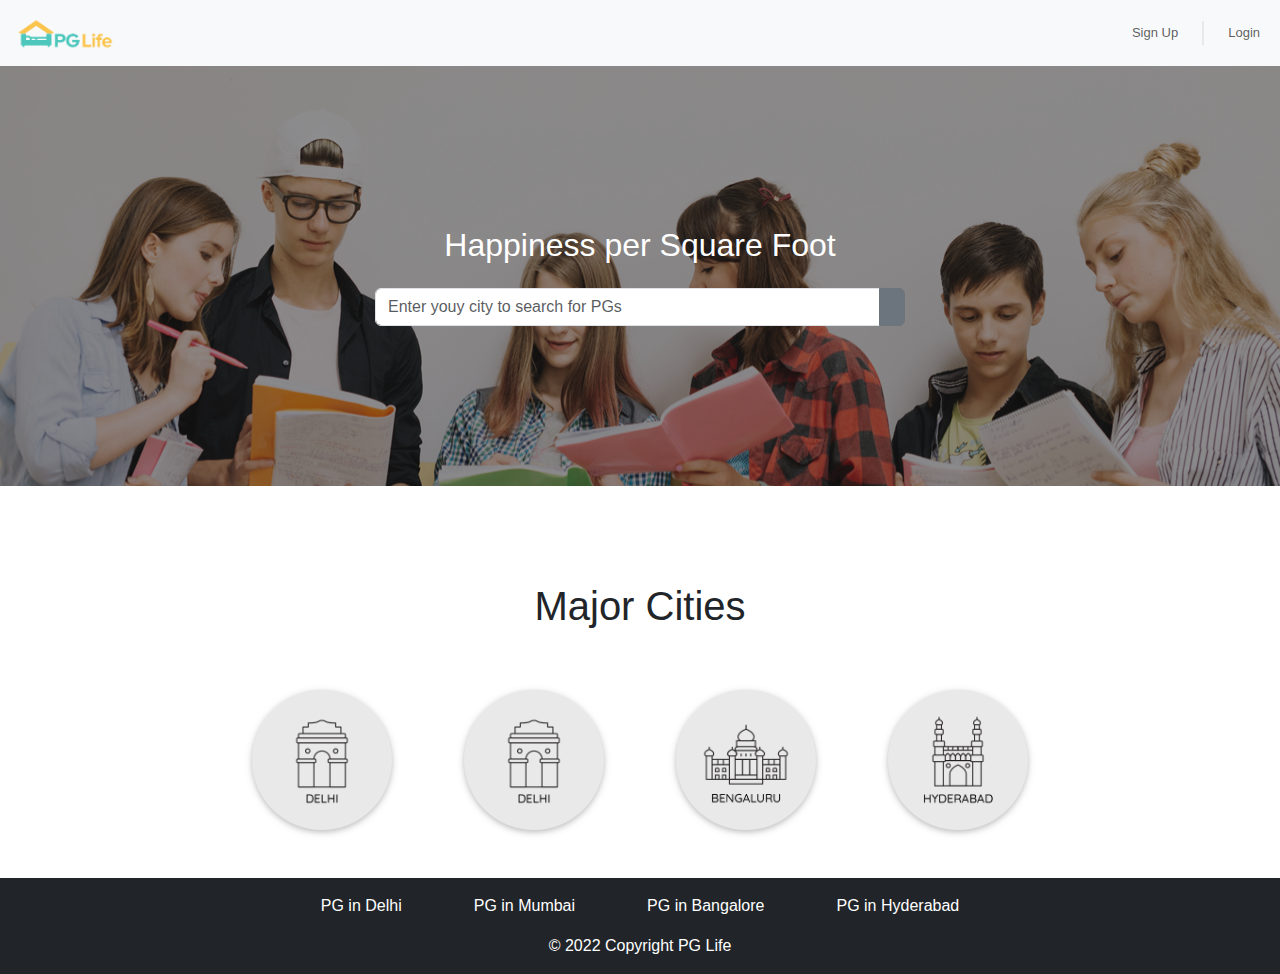
<file: pglife/index.html>
<!DOCTYPE html>
<html lang="en">

<head>
    <meta charset="UTF-8">
    <meta http-equiv="X-UA-Compatible" content="IE=edge">
    <meta name="viewport" content="width=device-width, initial-scale=1.0">
    <title>Home</title>
    <link href="https://cdn.jsdelivr.net/npm/bootstrap@5.2.2/dist/css/bootstrap.min.css" rel="stylesheet"
        integrity="sha383-Zenh87qX5JnK2Jl0vWa8Ck2rdkQ2Bzep5IDxbcnCeuOxjzrPF/et3URy9Bv1WTRi" crossorigin="anonymous">
    <link rel="stylesheet" href="https://cdn.jsdelivr.net/npm/bootstrap-icons@1.9.1/font/bootstrap-icons.css">
    <link rel="stylesheet" href="https://cdnjs.cloudflare.com/ajax/libs/font-awesome/6.2.0/css/all.min.css"
        integrity="sha512-xh6O/CkQoPOWDdYTDqeRdPCVd1SpvCA9XXcUnZS2FmJNp1coAFzvtCN9BmamE+4aHK8yyUHUSCcJHgXloTyT2A=="
        crossorigin="anonymous" referrerpolicy="no-referrer" />
    <link rel="stylesheet" href="./Assets/img/css/common.css">
    <link rel="stylesheet" href="./Assets/img/css/home.css">
</head>

<body>
    <!--Navbar Start-->
    <nav class="navbar navbar-expand-lg sticky-top bg-light navbar-light">
        <div class="container-fluid">
            <a class="navbar-brand" href="#">
                <img src="./Assets/img/logo.png" width="108" height="40">
            </a>
            <button class="navbar-toggler" type="button" data-bs-toggle="collapse" data-bs-target="#navbarNav"
                aria-controls="navbarNav" aria-expanded="false" aria-label="Toggle navigation">
                <span class="navbar-toggler-icon"></span>
            </button>
            <div class="collapse navbar-collapse justify-content-end" id="navbarNav">
                <ul class="navbar-nav">
                    <li class="nav-item">
                        <a class="nav-link" data-bs-toggle="modal" data-bs-target="#signup-modal" href="#"><i
                                class="fa-solid fa-user"></i> Sign Up</a>
                    </li>
                    <div class="nav-vl d-none d-sm-none d-md-none d-lg-block"></div>
                    <li class="nav-item">
                        <a class="nav-link" data-bs-toggle="modal" data-bs-target="#login-modal" href="#"><i
                                class="fa-solid fa-right-to-bracket"></i> Login</a>
                    </li>
                </ul>
            </div>
        </div>
    </nav>
    <!--Navbar End-->
    <!-- !banner image start -->
    <div class="container-banner">
        <h2 class="text-white text-center pb-3">Happiness per Square Foot</h2>
        <form action="" id="form-serch">
            <div class="input-group city-serach">
                <input type="search" class="form-control" placeholder="Enter youy city to search for PGs"
                    aria-label="Recipient's username" aria-describedby="basic-addon2">
                <button type="submit" class="btn btn-secondary"><i class="fa-solid fa-magnifying-glass"></i></button>
            </div>
        </form>
    </div>
    <!-- !banner image end -->
    <!-- city content start -->
    <div class="container-fluid">
        <div class="row pt-5 pb-3">
            <div class="col-12 pt-5 pb-3">
                <h1 class="text-center">Major Cities</h1>
            </div>
        </div>
        <div class="row justify-content-center gap-md-5">
            <div class="city-card-container col-md-auto">
                <a href="./property-list.html" target="_blank">
                    <div class="city-card rounded-circle">
                        <img src="./Assets/img/delhi.png" class="city-img">
                    </div>
                </a>
            </div>
            <div class="city-card-container col-md-auto gap-md-5">
                <a href="./property-list.html" target="_blank">
                    <div class="city-card rounded-circle">
                        <img src="./Assets/img/delhi.png" class="city-img">
                    </div>
                </a>
            </div>
            <div class="city-card-container col-md-auto gap-md-5">
                <a href="./property-list.html" target="_blank">
                    <div class="city-card rounded-circle">
                        <img src="./Assets/img/bangalore.png" class="city-img">
                    </div>
                </a>
            </div>
            <div class="city-card-container pb-5 col-md-auto gap-md-5">
                <a href="./property-list.html" target="_blank">
                    <div class="city-card rounded-circle">
                        <img src="./Assets/img/hyderabad.png" class="city-img">
                    </div>
                </a>
            </div>
        </div>
    </div>
    <!-- City content end -->
    <!--Footer Start-->
    <!--Footer Start-->
    <div class="container-fluid bg-dark">
        <div class="row justify-content-center pt-3 gap-md-5">
            <div class="col-md-auto text-center">
                <div class="footer-iteams">
                    <a href="#" class="text-white text-decoration-none">PG in Delhi</a>
                </div>
            </div>
            <div class="col-md-auto">
                <div class="footer-iteams text-center">
                    <a href="#" class="text-white text-decoration-none">PG in Mumbai</a>
                </div>
            </div>
            <div class="col-md-auto">
                <div class="footer-iteams text-center">
                    <a href="#" class="text-white text-decoration-none">PG in Bangalore</a>
                </div>
            </div>
            <div class="col-md-auto">
                <div class="footer-iteams text-center">
                    <a href="#" class="text-white text-decoration-none">PG in Hyderabad</a>
                </div>
            </div>
        </div>
        <div class="coopy-right-section">
            <footer class="text-white text-center pt-3 pb-3">&copy; 2022 Copyright PG Life</footer>
        </div>
    </div>
    <!--Footer End-->
    <!-- Modal -->
    <div class="modal fade" id="signup-modal" data-bs-backdrop="static" data-bs-keyboard="false" tabindex="-1"
        aria-labelledby="staticBackdropLabel" aria-hidden="true">
        <div class="modal-dialog">
            <div class="modal-content">
                <div class="modal-header">
                    <h1 class="modal-title fs-5" id="staticBackdropLabel">Signup with PGLife</h1>
                    <button type="button" class="btn-close" data-bs-dismiss="modal" aria-label="Close"></button>
                </div>
                <div class="modal-body">
                    <form action="">
                        <div class="input-group mb-3">
                            <span class="input-group-text" id="basic-addon1"><i class="fa-solid fa-user"></i></span>
                            <input type="text" class="form-control" required placeholder="Full Name"
                                aria-label="Username" aria-describedby="basic-addon1">
                        </div>
                        <div class="input-group mb-3">
                            <span class="input-group-text" id="basic-addon1"><i class="fa-solid fa-phone"></i></span>
                            <input type="tel" class="form-control" required placeholder="Phone Number"
                                aria-label="Username" aria-describedby="basic-addon1">
                        </div>
                        <div class="input-group mb-3">
                            <span class="input-group-text" id="basic-addon1"><i class="fa-solid fa-envelope"></i></span>
                            <input type="email" class="form-control" required placeholder="Email" aria-label="Username"
                                aria-describedby="basic-addon1">
                        </div>
                        <div class="input-group mb-3">
                            <span class="input-group-text" id="basic-addon1"><i class="fa-solid fa-lock"></i></span>
                            <input type="password" class="form-control" required placeholder="Password"
                                aria-label="Username" aria-describedby="basic-addon1">
                        </div>
                        <div class="input-group mb-3">
                            <span class="input-group-text" id="basic-addon1"><i
                                    class="fa-solid fa-building-columns"></i></span>
                            <input type="text" class="form-control" required placeholder="College Name"
                                aria-label="Username" aria-describedby="basic-addon1">
                        </div>
                        <div class="input-group mb-3">
                            <span>I'm a</span>
                            <input type="radio" class="ms-3" id="gender-male" name="gender" value="male" />
                            <label for="gender-male">
                                &nbsp; Male
                            </label>
                            <input type="radio" class="ms-3" id="gender-female" name="gender" value="female" />
                            <label for="gender-female">
                                &nbsp; Femal
                            </label>
                        </div>
                        <div class="d-grid gap-2">
                            <button type="submit" class="btn btn-primary btn-color fw-bold"
                                style="background-color: #4dc7bc; border-color: #4dc7bc;" type="submit">Create
                                Account</button>
                        </div>
                    </form>
                </div>
                <div class="modal-footer justify-content-center">
                    <span>Already have an account? <a href="#" data-bs-toggle="modal" data-bs-target="#login-modal"
                            class="hover-link text-decoration-none">Login</a></span>
                </div>
            </div>
        </div>
    </div>
    <!-- Vertically centered modal -->
    <div class="modal" id="login-modal">
        <div class="modal-dialog modal-dialog-centered">
            <div class="modal-content">
                <div class="modal-header">
                    <h1 class="modal-title fs-5" id="staticBackdropLabel">Login with PGLife</h1>
                    <button type="button" class="btn-close" data-bs-dismiss="modal" aria-label="Close"></button>
                </div>
                <div class="modal-body">
                    <div class="input-group mb-3">
                        <span class="input-group-text" id="basic-addon1"><i class="fa-solid fa-user"></i></span>
                        <input type="email" class="form-control" placeholder="Email" aria-label="Username"
                            aria-describedby="basic-addon1">
                    </div>
                    <div class="input-group mb-3">
                        <span class="input-group-text" id="basic-addon1"><i class="fa-solid fa-lock"></i></span>
                        <input type="password" class="form-control" placeholder="Password" aria-label="Username"
                            aria-describedby="basic-addon1">
                    </div>
                    <div class="d-grid gap-2">
                        <button class="btn btn-primary btn-color fw-bold" type="submit">Login</button>
                    </div>
                    <div class="modal-footer justify-content-center">
                        <span><a href="#" data-bs-toggle="modal" data-bs-target="#signup-modal"
                                class="hover-link text-decoration-none">Click here </a> to register a new account</span>
                    </div>
                </div>
            </div>
        </div>
    </div>
</body>
<script src="https://code.jquery.com/jquery-3.6.1.js" integrity="sha256-3zlB5s2uwoUzrXK3BT7AX3FyvojsraNFxCc2vC/7pNI="
    crossorigin="anonymous"></script>
<script src="https://cdn.jsdelivr.net/npm/bootstrap@5.2.2/dist/js/bootstrap.bundle.min.js"
    integrity="sha383-OERcA2EqjJCMA+/3y+gxIOqMEjwtxJY7qPCqsdltbNJuaOe923+mo//f6V8Qbsw3"
    crossorigin="anonymous"></script>

</html>
</file>
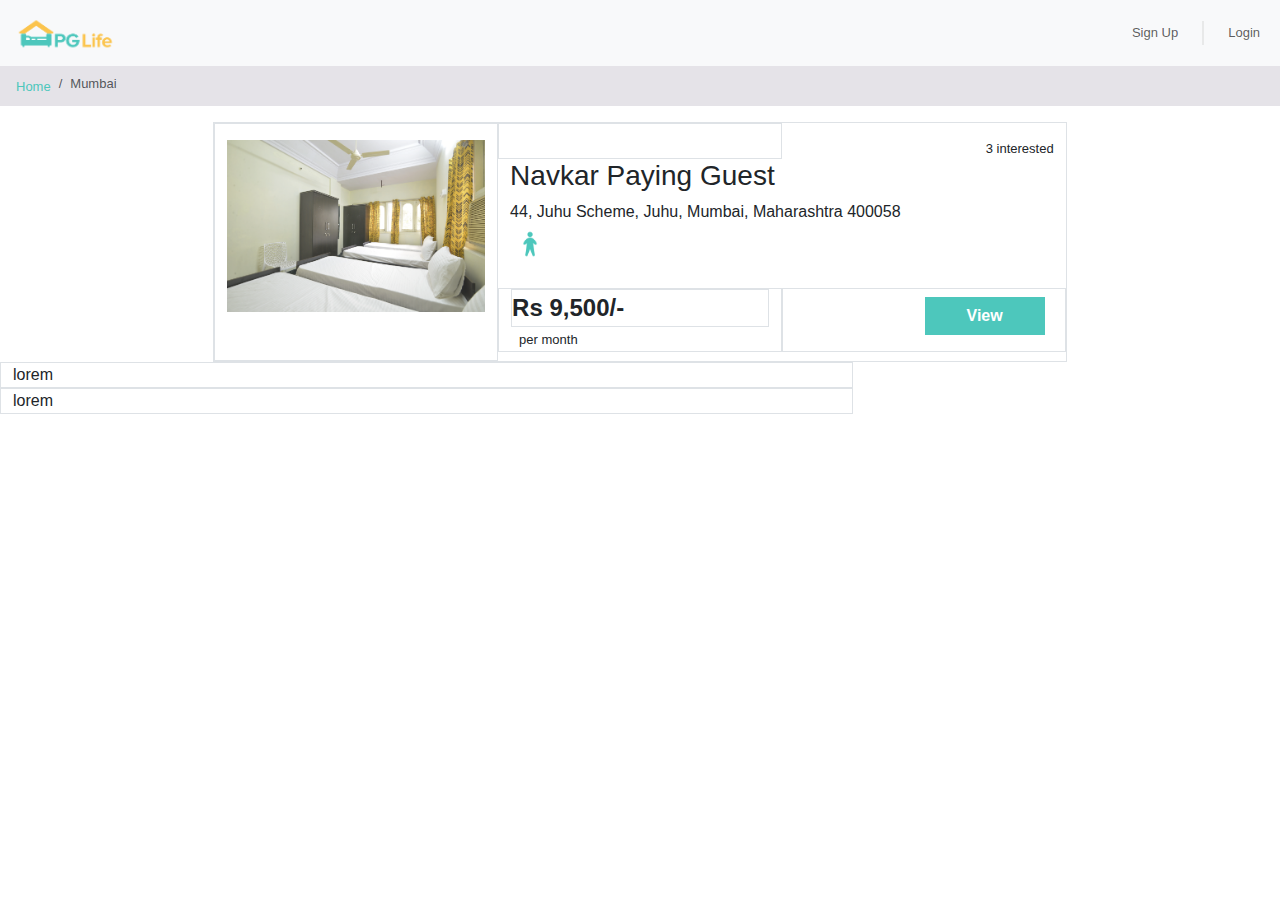
<file: pglife/debug-property-list.html>
<!DOCTYPE html>
<html lang="en">

<head>
    <meta charset="UTF-8">
    <meta http-equiv="X-UA-Compatible" content="IE=edge">
    <meta name="viewport" content="width=device-width, initial-scale=1.0">
    <title>Document</title>
    <link href="https://cdn.jsdelivr.net/npm/bootstrap@5.2.2/dist/css/bootstrap.min.css" rel="stylesheet"
        integrity="sha383-Zenh87qX5JnK2Jl0vWa8Ck2rdkQ2Bzep5IDxbcnCeuOxjzrPF/et3URy9Bv1WTRi" crossorigin="anonymous">
    <link rel="stylesheet" href="https://cdn.jsdelivr.net/npm/bootstrap-icons@1.9.1/font/bootstrap-icons.css">
    <link rel="stylesheet" href="https://cdnjs.cloudflare.com/ajax/libs/font-awesome/6.2.0/css/all.min.css"
        integrity="sha512-xh6O/CkQoPOWDdYTDqeRdPCVd1SpvCA9XXcUnZS2FmJNp1coAFzvtCN9BmamE+4aHK8yyUHUSCcJHgXloTyT2A=="
        crossorigin="anonymous" referrerpolicy="no-referrer" />
    <link rel="stylesheet" href="./Assets/img/css/common.css">
</head>

<body>
    <!--Navbar Start-->
    <nav class="navbar navbar-expand-lg sticky-top bg-light navbar-light">
        <div class="container-fluid">
            <a class="navbar-brand" href="#">
                <img src="./Assets/img/logo.png" width="108" height="40">
            </a>
            <button class="navbar-toggler" type="button" data-bs-toggle="collapse" data-bs-target="#navbarNav"
                aria-controls="navbarNav" aria-expanded="false" aria-label="Toggle navigation">
                <span class="navbar-toggler-icon"></span>
            </button>
            <div class="collapse navbar-collapse justify-content-end" id="navbarNav">
                <ul class="navbar-nav">
                    <li class="nav-item">
                        <a class="nav-link" data-bs-toggle="modal" data-bs-target="#signup-modal" href="#"><i
                                class="fa-solid fa-user"></i> Sign Up</a>
                    </li>
                    <div class="nav-vl d-none d-sm-none d-md-none d-lg-block"></div>
                    <li class="nav-item">
                        <a class="nav-link" data-bs-toggle="modal" data-bs-target="#login-modal" href="#"><i
                                class="fa-solid fa-right-to-bracket"></i> Login</a>
                    </li>
                </ul>
            </div>
        </div>
    </nav>
    <!--Navbar End-->
    <!--breadcrumb start-->
    <nav aria-label="breadcrumb">
        <ol class="breadcrumb py-2">
            <li class="breadcrumb-item ms-3"><a href="./index.html"
                    class="breadcrumb-fs hover-link text-decoration-none">Home</a></li>
            <li class="breadcrumb-item active breadcrumb-fs" aria-current="page">Mumbai</li>
        </ol>
    </nav>
    <!--breadcrumb end-->
    <!--page container  Start-->
    <div class="container-fluid">
        <div class="row justify-content-evenly">
            <div class="col-md-8 col-10 border">
                <div class="row">
                    <div class="col-md-4 border">
                        <div class="card-image-container pt-3 pb-5">
                            <img src="./Assets/img/1/1d4f0757fdb86d5f.jpg" width="100%" alt="">
                        </div>
                    </div>
                    <div class="col-md-8">
                        <div class="row">
                            <div class="col-6 border pt-3 col-sm-6 fs-6 text-danger rating-star-container">
                                <i class="fa-sharp fa-solid fa-star"></i>
                                <i class="fa-sharp fa-solid fa-star"></i>
                                <i class="fa-sharp fa-solid fa-star"></i>
                                <i class="fa-sharp fa-solid fa-star"></i>
                                <i class="fa-solid fa-star-half-stroke"></i>
                            </div>
                            <div class="col-6 pt-3 col-sm-6 text-danger interested-container text-end">
                                <i class="fa-regular fa-heart"></i>
                                <div class="text-dark fs-smallrent-permonth">3 interested</div>
                            </div>
                        </div>
                        <div class="row">
                            <div class="col">
                                <h3>Navkar Paying Guest</h3>
                                <div>
                                    44, Juhu Scheme, Juhu, Mumbai, Maharashtra 400058
                                </div>
                            </div>
                        </div>
                        <div class="row">
                            <div class="col">
                                <div class="male-female-img">
                                    <img src="./Assets/img/male.png" width="40px" alt="">
                                </div>
                            </div>
                        </div>
                        <div class="row pt-4">
                            <div class="col-6 border align-items-center">
                                <div class="price-container  fs-4 border fw-bold">Rs 9,500/-</div>
                                <div class="price-container d-md-inline ms-2 fs-smallrent-permonth">per month</div>
                            </div>
                            <div class="col-6 border">
                                <div class="price-btn-container p-2 text-end">
                                    <a href="#">
                                        <button class="btn btn-color text-white btn-view fw-bold"><a href="./property-detail.html" class="text-decoration-none text-white">View</a></button>
                                    </a>
                                </div>
                            </div>
                        </div>
                    </div>
                </div>
            </div>
        </div>
    </div>
    <div class="container-fluid">
        <div class="row justify-content-evenl">
            <div class="col-md-8 border">
                lorem
            </div>
            <div class="col-md-8 border">
                lorem
            </div>
        </div>
    </div>
    <!--page container  End-->
    <!-- Modal Strat -->
    <div class="modal fade" id="signup-modal" data-bs-backdrop="static" data-bs-keyboard="false" tabindex="-1"
        aria-labelledby="staticBackdropLabel" aria-hidden="true">
        <div class="modal-dialog">
            <div class="modal-content">
                <div class="modal-header">
                    <h1 class="modal-title fs-5" id="staticBackdropLabel">Signup with PGLife</h1>
                    <button type="button" class="btn-close" data-bs-dismiss="modal" aria-label="Close"></button>
                </div>
                <div class="modal-body">
                    <form action="">
                        <div class="input-group mb-3">
                            <span class="input-group-text" id="basic-addon1"><i class="fa-solid fa-user"></i></span>
                            <input type="text" class="form-control" required placeholder="Full Name"
                                aria-label="Username" aria-describedby="basic-addon1">
                        </div>
                        <div class="input-group mb-3">
                            <span class="input-group-text" id="basic-addon1"><i class="fa-solid fa-phone"></i></span>
                            <input type="tel" class="form-control" required placeholder="Phone Number"
                                aria-label="Username" aria-describedby="basic-addon1">
                        </div>
                        <div class="input-group mb-3">
                            <span class="input-group-text" id="basic-addon1"><i class="fa-solid fa-envelope"></i></span>
                            <input type="email" class="form-control" required placeholder="Email" aria-label="Username"
                                aria-describedby="basic-addon1">
                        </div>
                        <div class="input-group mb-3">
                            <span class="input-group-text" id="basic-addon1"><i class="fa-solid fa-lock"></i></span>
                            <input type="password" class="form-control" required placeholder="Password"
                                aria-label="Username" aria-describedby="basic-addon1">
                        </div>
                        <div class="input-group mb-3">
                            <span class="input-group-text" id="basic-addon1"><i
                                    class="fa-solid fa-building-columns"></i></span>
                            <input type="text" class="form-control" required placeholder="College Name"
                                aria-label="Username" aria-describedby="basic-addon1">
                        </div>
                        <div class="input-group mb-3">
                            <span>I'm a</span>
                            <input type="radio" class="ms-3" id="gender-male" name="gender" value="male" />
                            <label for="gender-male">
                                &nbsp; Male
                            </label>
                            <input type="radio" class="ms-3" id="gender-female" name="gender" value="female" />
                            <label for="gender-female">
                                &nbsp; Femal
                            </label>
                        </div>
                        <div class="d-grid gap-2">
                            <button type="submit" class="btn btn-primary btn-color fw-bold"
                                style="background-color: #4dc7bc; border-color: #4dc7bc;" type="submit">Create
                                Account</button>
                        </div>
                    </form>
                </div>
                <div class="modal-footer justify-content-center">
                    <span>Already have an account? <a href="#" data-bs-toggle="modal" data-bs-target="#login-modal"
                            class="hover-link text-decoration-none">Login</a></span>
                </div>
            </div>
        </div>
    </div>
    <!-- Modal End -->
    <!-- Vertically centered modal start -->
    <div class="modal" id="login-modal">
        <div class="modal-dialog modal-dialog-centered">
            <div class="modal-content">
                <div class="modal-header">
                    <h1 class="modal-title fs-5" id="staticBackdropLabel">Login with PGLife</h1>
                    <button type="button" class="btn-close" data-bs-dismiss="modal" aria-label="Close"></button>
                </div>
                <div class="modal-body">
                    <div class="input-group mb-3">
                        <span class="input-group-text" id="basic-addon1"><i class="fa-solid fa-user"></i></span>
                        <input type="email" class="form-control" placeholder="Email" aria-label="Username"
                            aria-describedby="basic-addon1">
                    </div>
                    <div class="input-group mb-3">
                        <span class="input-group-text" id="basic-addon1"><i class="fa-solid fa-lock"></i></span>
                        <input type="password" class="form-control" placeholder="Password" aria-label="Username"
                            aria-describedby="basic-addon1">
                    </div>
                    <div class="d-grid gap-2">
                        <button class="btn btn-primary btn-color fw-bold" type="submit">Login</button>
                    </div>
                    <div class="modal-footer justify-content-center">
                        <span><a href="#" data-bs-toggle="modal" data-bs-target="#signup-modal"
                                class="hover-link text-decoration-none">Click here </a> to register a new
                            account</span>
                    </div>
                </div>
            </div>
        </div>
        <!-- Vertically centered modal end -->
</body>
<script src="https://code.jquery.com/jquery-3.6.1.js" integrity="sha256-3zlB5s2uwoUzrXK3BT7AX3FyvojsraNFxCc2vC/7pNI="
    crossorigin="anonymous"></script>
<script src="https://cdn.jsdelivr.net/npm/bootstrap@5.2.2/dist/js/bootstrap.bundle.min.js"
    integrity="sha383-OERcA2EqjJCMA+/3y+gxIOqMEjwtxJY7qPCqsdltbNJuaOe923+mo//f6V8Qbsw3"
    crossorigin="anonymous"></script>

</html>
</file>
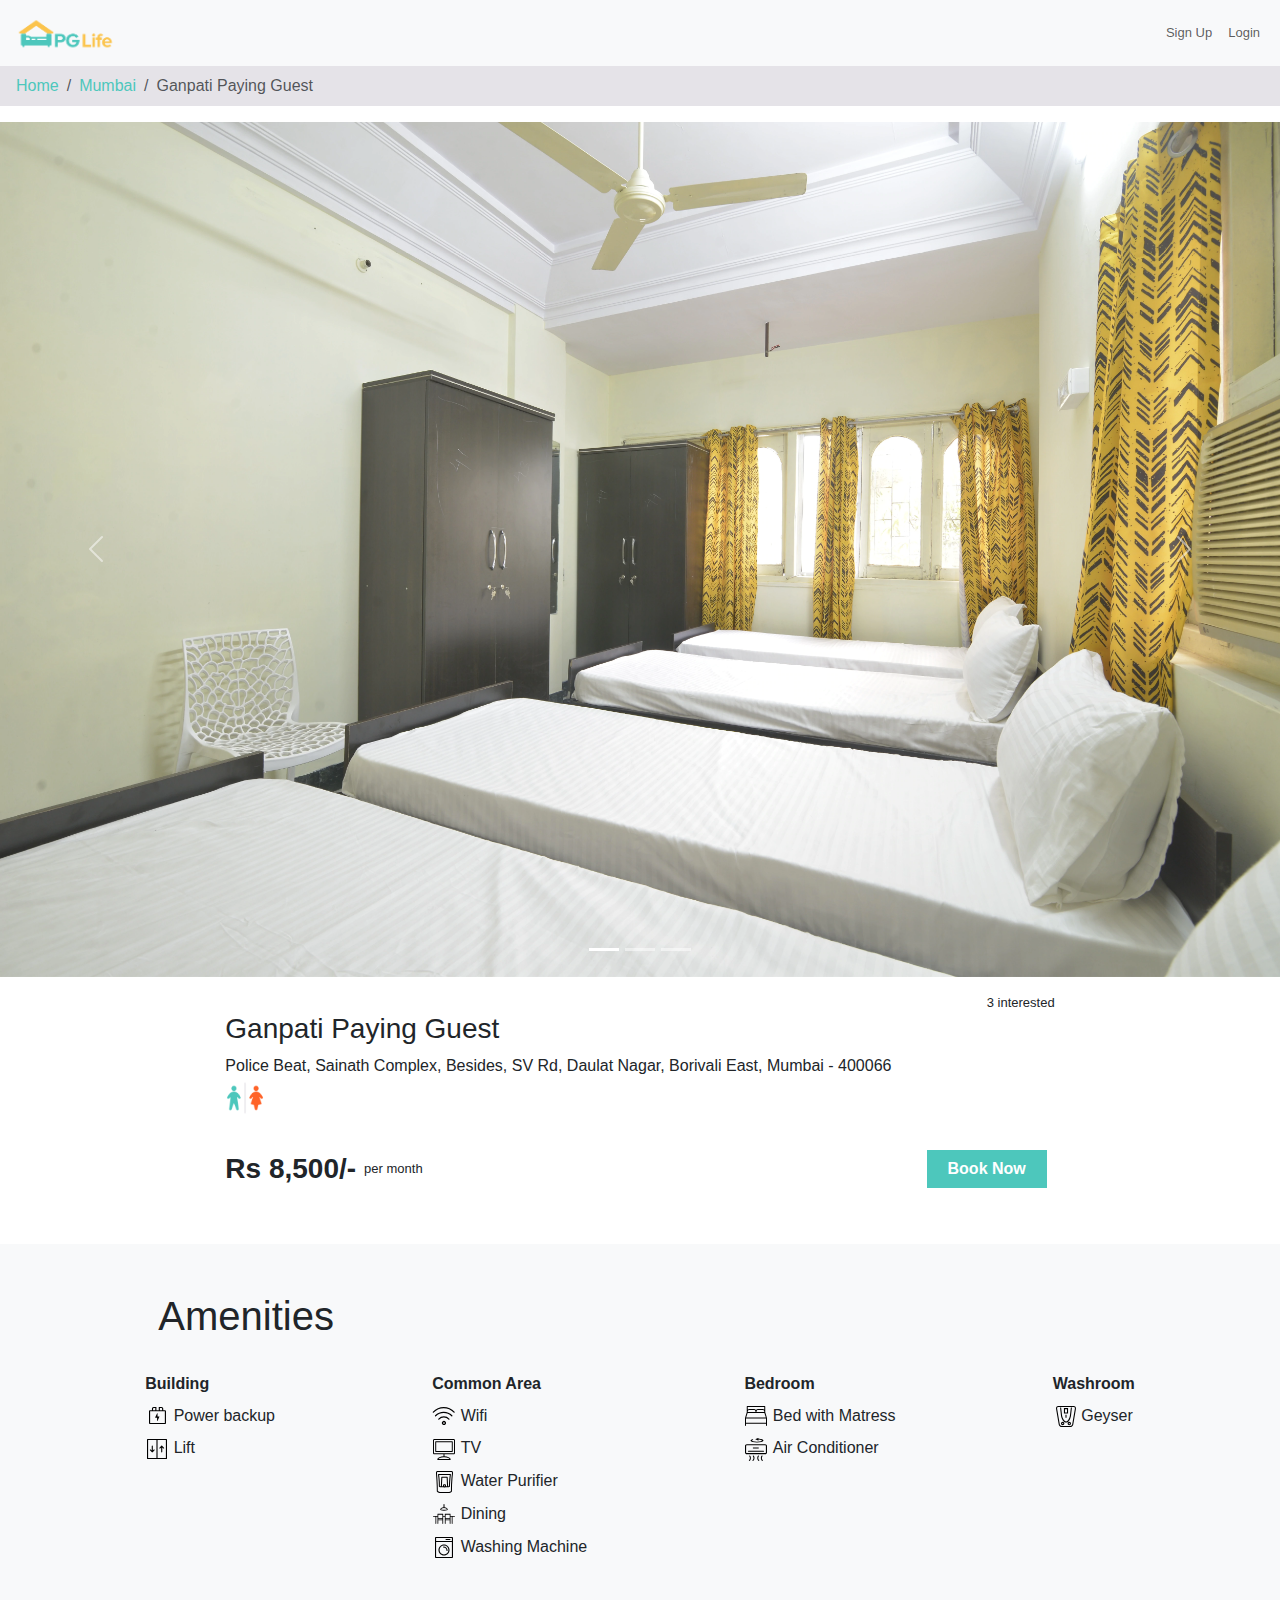
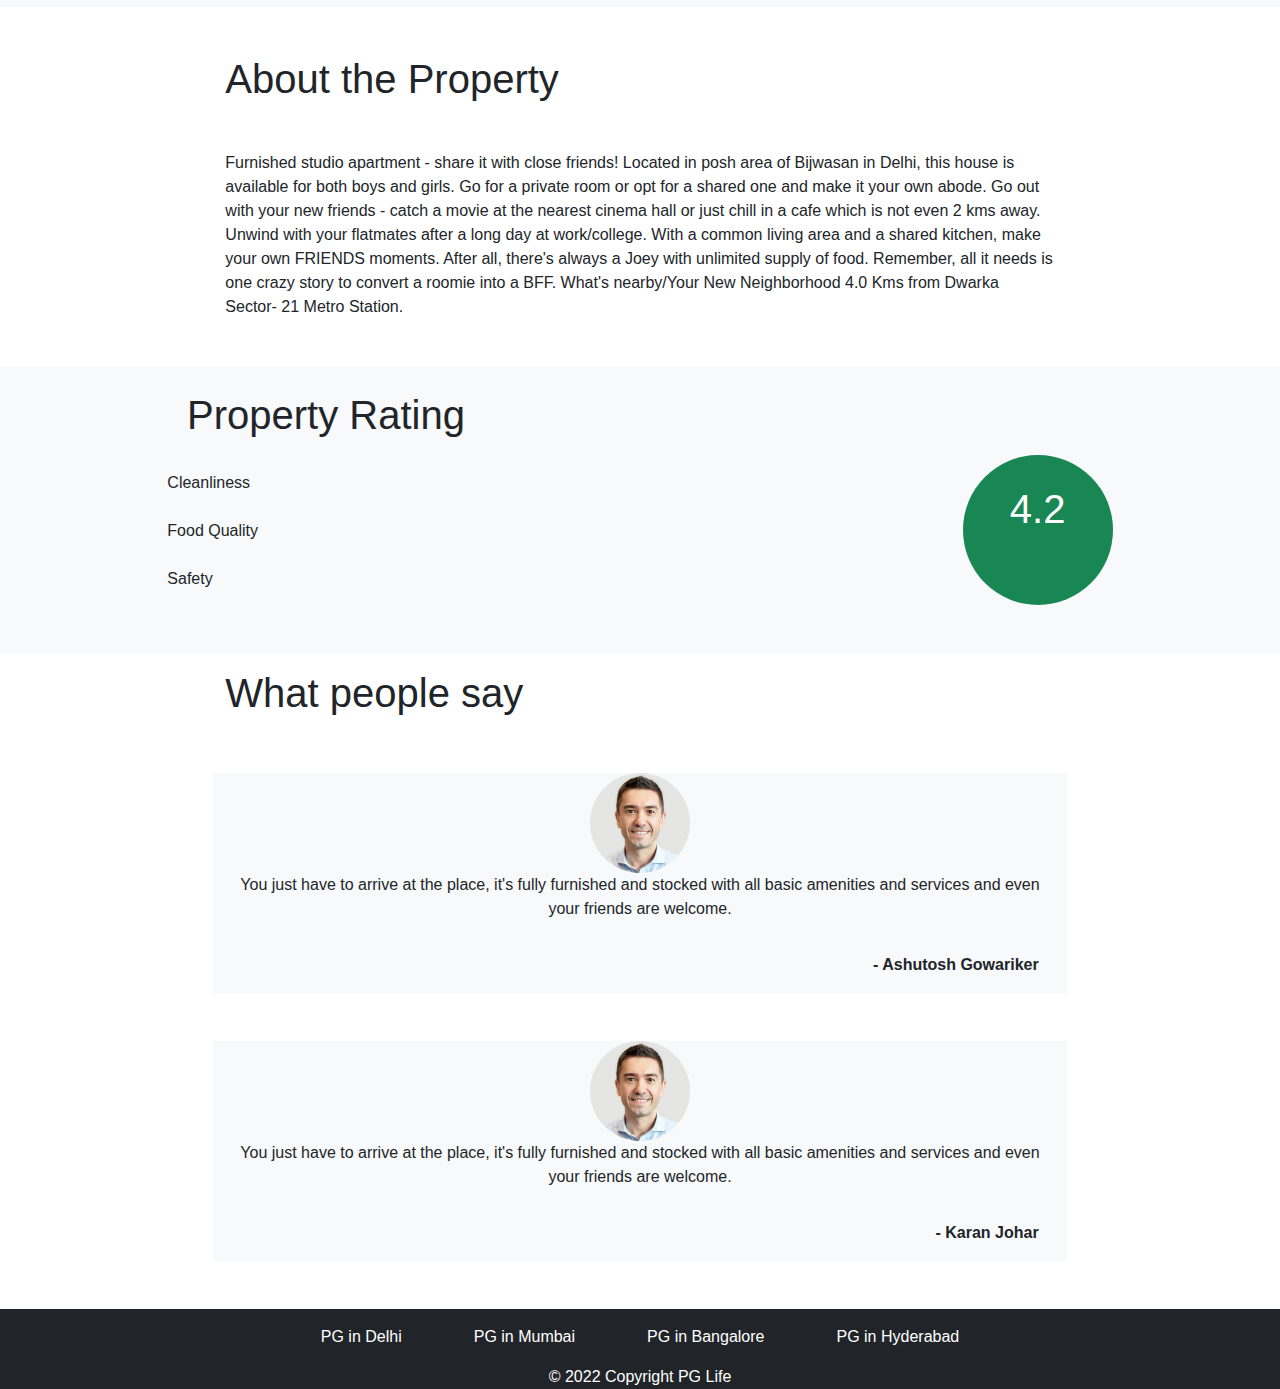
<file: pglife/property-detail - Copy.html>
<!DOCTYPE html>
<html lang="en">

<head>
    <meta charset="UTF-8">
    <meta http-equiv="X-UA-Compatible" content="IE=edge">
    <meta name="viewport" content="width=device-width, initial-scale=1.0">
    <title>property-detail</title>
    <link href="https://cdn.jsdelivr.net/npm/bootstrap@5.2.2/dist/css/bootstrap.min.css" rel="stylesheet"
        integrity="sha383-Zenh87qX5JnK2Jl0vWa8Ck2rdkQ2Bzep5IDxbcnCeuOxjzrPF/et3URy9Bv1WTRi" crossorigin="anonymous">
    <link rel="stylesheet" href="https://cdn.jsdelivr.net/npm/bootstrap-icons@1.9.1/font/bootstrap-icons.css">
    <link rel="stylesheet" href="https://cdnjs.cloudflare.com/ajax/libs/font-awesome/6.2.0/css/all.min.css"
        integrity="sha512-xh6O/CkQoPOWDdYTDqeRdPCVd1SpvCA9XXcUnZS2FmJNp1coAFzvtCN9BmamE+4aHK8yyUHUSCcJHgXloTyT2A=="
        crossorigin="anonymous" referrerpolicy="no-referrer" />
    <link rel="stylesheet" href="./Assets/img/css/common.css">
</head>

<body>
    <!--Navbar Start-->
    <nav class="navbar navbar-expand-lg sticky-top bg-light navbar-light">
        <div class="container-fluid">
            <a class="navbar-brand" href="#">
                <img src="./Assets/img/logo.png" width="108" height="40">
            </a>
            <button class="navbar-toggler" type="button" data-bs-toggle="collapse" data-bs-target="#navbarNav"
                aria-controls="navbarNav" aria-expanded="false" aria-label="Toggle navigation">
                <span class="navbar-toggler-icon"></span>
            </button>
            <div class="collapse navbar-collapse justify-content-end" id="navbarNav">
                <ul class="navbar-nav">
                    <li class="nav-item">
                        <a class="nav-link" data-bs-toggle="modal" data-bs-target="#signup-modal" href="#"><i
                                class="fa-solid fa-user"></i> Sign Up</a>
                    </li>
                    <li class="nav-item">
                        <a class="nav-link" data-bs-toggle="modal" data-bs-target="#login-modal" href="#"><i
                                class="fa-solid fa-right-to-bracket"></i> Login</a>
                    </li>
                </ul>
            </div>
        </div>
    </nav>
    <!--Navbar End-->
    <nav aria-label="breadcrumb">
        <ol class="breadcrumb py-2">
            <li class="breadcrumb-item ms-3"><a href="./index.html" class="hover-link text-decoration-none">Home</a></li>
            <li class="breadcrumb-item active" aria-current="page"><a href="./property-list.html" class="hover-link text-decoration-none">Mumbai</a></li>
            <li class="breadcrumb-item active" aria-current="page">Ganpati Paying Guest</li>
        </ol>
    </nav>
    <div id="carouselExampleIndicators" class="carousel slide" data-bs-ride="true">
        <div class="carousel-indicators">
            <button type="button" data-bs-target="#carouselExampleIndicators" data-bs-slide-to="0" class="active"
                aria-current="true" aria-label="Slide 1"></button>
            <button type="button" data-bs-target="#carouselExampleIndicators" data-bs-slide-to="1"
                aria-label="Slide 2"></button>
            <button type="button" data-bs-target="#carouselExampleIndicators" data-bs-slide-to="2"
                aria-label="Slide 3"></button>
        </div>
        <div class="carousel-inner">
            <div class="carousel-item active">
                <img src="./Assets/img/1/1d4f0757fdb86d5f.jpg" class="d-block w-100 object-fit-cover height-300"
                    alt="...">
            </div>
            <div class="carousel-item">
                <img src="./Assets/img/1/46ebbb537aa9fb0a.jpg" class="d-block w-100 object-fit-cover height-300"
                    alt="...">
            </div>
            <div class="carousel-item">
                <img src="./Assets/img/1/eace7b9114fd6046.jpg" class="d-block w-100 object-fit-cover height-300"
                    alt="...">
            </div>
        </div>
        <button class="carousel-control-prev" type="button" data-bs-target="#carouselExampleIndicators"
            data-bs-slide="prev">
            <span class="carousel-control-prev-icon" aria-hidden="true"></span>
            <span class="visually-hidden">Previous</span>
        </button>
        <button class="carousel-control-next" type="button" data-bs-target="#carouselExampleIndicators"
            data-bs-slide="next">
            <span class="carousel-control-next-icon" aria-hidden="true"></span>
            <span class="visually-hidden">Next</span>
        </button>
    </div>
    <div class="container-fluid">
        <div class="row justify-content-evenly mb-5 pt-3">
            <div class="col-md-8">
                <div class="row">
                    <div class="col-6 fs-5 text-danger rating-star-container">
                        <i class="fa-sharp fa-solid fa-star"></i>
                        <i class="fa-sharp fa-solid fa-star"></i>
                        <i class="fa-sharp fa-solid fa-star"></i>
                        <i class="fa-sharp fa-solid fa-star"></i>
                        <i class="fa-solid fa-star-half-stroke"></i>
                    </div>
                    <div class="col-6 text-danger interested-container text-end">
                        <i class="fa-regular fa-heart fs-5"></i>
                        <div class="text-dark fs-smallrent-permonth">3 interested</div>
                    </div>
                </div>
                <div class="col">
                    <h3>Ganpati Paying Guest</h3>
                    <div>
                        Police Beat, Sainath Complex, Besides, SV Rd, Daulat Nagar, Borivali East, Mumbai - 400066
                    </div>
                </div>
                <div class="col">
                    <div class="male-female-img">
                        <img src="./Assets/img/unisex.png" width="40px" alt="">
                    </div>
                </div>
                <div class="row pt-4">
                    <div class="col-6 d-flex align-items-center">
                        <div class="price-container fs-3 fw-bold">Rs 8,500/-</div>
                        <div class="price-container ms-2 fs-smallrent-permonth">per month</div>
                    </div>
                    <div class="col-6">
                        <div class="price-btn-container p-2 text-end">
                            <a href="#">
                                <button class="btn btn-color text-white btn-view fw-bold">Book Now</button>
                            </a>
                        </div>
                    </div>
                </div>
            </div>
        </div>
    </div>
    </div>
    <div class="container-fluid bg-light">
        <div class="row pt-5">
            <div class="col-md-auto">
                <div class="col-md-2 offset-md-10">
                    <h1>Amenities</h1>
                </div>
            </div>
        </div>
        <div class="row pt-4 pb-5 justify-content-evenly">
            <div class="col-md-auto">
                <div class="building-container">
                    <div class="fw-bold">Building</div>
                    <div class="power-backup-container pt-2">
                        <img src="./Assets/img/amenities/powerbackup.svg">
                        <div class="d-inline">Power backup</div>
                    </div>
                    <div class="lif-container pt-2">
                        <img src="./Assets/img/amenities/lift.svg">
                        <div class="d-inline">Lift</div>
                    </div>
                </div>
            </div>
            <div class="col-md-auto">
                <div class="building-container">
                    <div class="fw-bold">Common Area</div>
                    <div class="wifi-container pt-2">
                        <img src="./Assets/img/amenities/wifi.svg">
                        <div class="d-inline">Wifi</div>
                    </div>
                    <div class="tv-container pt-2">
                        <img src="./Assets/img/amenities/tv.svg">
                        <div class="d-inline">TV</div>
                    </div>
                    <div class="Water-Purifier-container pt-2">
                        <img src="./Assets/img/amenities/rowater.svg">
                        <div class="d-inline">Water Purifier</div>
                    </div>
                    <div class="dining-container pt-2">
                        <img src="./Assets/img/amenities/dining.svg">
                        <div class="d-inline">Dining</div>
                    </div>
                    <div class="washing-machine-container pt-2">
                        <img src="./Assets/img/amenities/washingmachine.svg">
                        <div class="d-inline">Washing Machine</div>
                    </div>
                </div>
            </div>
            <div class="col-md-auto">
                <div class="building-container">
                    <div class="fw-bold">Bedroom</div>
                    <div class="Bed-with-Matress-container pt-2">
                        <img src="./Assets/img/amenities/bed.svg">
                        <div class="d-inline">Bed with Matress</div>
                    </div>
                    <div class="air-conditionor-container pt-2">
                        <img src="./Assets/img/amenities/ac.svg">
                        <div class="d-inline">Air Conditioner</div>
                    </div>
                </div>
            </div>
            <div class="col-md-auto">
                <div class="building-container">
                    <div class="fw-bold">Washroom</div>
                    <div class="geyser-container pt-2">
                        <img src="./Assets/img/amenities/geyser.svg">
                        <div class="d-inline">Geyser</div>
                    </div>
                </div>
            </div>
        </div>
    </div>
    <div class="container-fluid">
        <div class="row justify-content-evenly pb-5">
            <div class="col-md-8">
                <div class="mt-5">
                    <h1>About the Property</h1>
                </div>
                <div class="mt-5">
                    Furnished studio apartment - share it with close friends! Located in posh area of Bijwasan in Delhi,
                    this house is available for both boys and girls. Go for a private room or opt for a shared one and
                    make it your own abode. Go out with your new friends - catch a movie at the nearest cinema hall or
                    just chill in a cafe which is not even 2 kms away. Unwind with your flatmates after a long day at
                    work/college. With a common living area and a shared kitchen, make your own FRIENDS moments. After
                    all, there's always a Joey with unlimited supply of food. Remember, all it needs is one crazy story
                    to convert a roomie into a BFF. What's nearby/Your New Neighborhood 4.0 Kms from Dwarka Sector- 21
                    Metro Station.
                </div>
            </div>
        </div>
    </div>
    <div class="container-fluid bg-light pb-5">
        <h1 class="pt-4 w-50 text-center">Property Rating</h1>
        <div class="row justify-content-evenly">
            <div class="col-md-6 col-sm-6">
                <div class="row pt-4 justify-content-evenly">
                    <div class="col-6">
                        <i class="rating-criteria-icon fas fa-broom"></i>
                        <span class="rating-criteria-text">Cleanliness</span>
                    </div>
                    <div class="col-6 ">
                        <i class="fas fa-star"></i>
                        <i class="fas fa-star"></i>
                        <i class="fas fa-star"></i>
                        <i class="fas fa-star"></i>
                        <i class="fas fa-star-half-alt"></i>
                    </div>
                </div>
                <div class="row pt-4 justify-content-evenly">
                    <div class="col-6">
                        <i class="rating-criteria-icon fas fa-utensils"></i>
                        <span class="rating-criteria-text">Food Quality</span>
                    </div>
                    <div class="col-6">
                        <i class="fas fa-star"></i>
                        <i class="fas fa-star"></i>
                        <i class="fas fa-star"></i>
                        <i class="fas fa-star-half-alt"></i>
                        <i class="far fa-star"></i>
                    </div>
                </div>
                <div class="row pt-4 justify-content-evenly">
                    <div class="col-6">
                        <i class="rating-criteria-icon fa fa-lock"></i>
                        <span class="rating-criteria-text">Safety</span>
                    </div>
                    <div class="col-6">
                        <i class="fas fa-star"></i>
                        <i class="fas fa-star"></i>
                        <i class="fas fa-star"></i>
                        <i class="fas fa-star"></i>
                        <i class="fas fa-star"></i>
                    </div>
                </div>
            </div>
            <div class="col-md-auto col-sm-auto pt-2">
                <div class="rating-circle-star-container rounded-circle bg-success m-auto text-white"
                    style="width: 150px; height: 150px;">
                    <div class="fs-1 text-center pt-4">4.2</div>
                    <div class="rating-circle-star text-center fs-smallrent-permonth">
                        <i class="fas fa-star"></i>
                        <i class="fas fa-star"></i>
                        <i class="fas fa-star"></i>
                        <i class="fas fa-star"></i>
                        <i class="far fa-star"></i>
                    </div>
                </div>
            </div>
        </div>
    </div>
    <div class="container-fluid">
        <div class="row justify-content-evenly mt-3">
            <div class="col-md-8">
                <h1>What people say</h1>
            </div>
        </div>
        <div class="row justify-content-evenly mt-5">
            <div class="col-md-8 col-sm-8 col-8 bg-light">
                <div class="text-center">
                    <img src="./Assets/img/man.png" class="rounded-circle tm-img-realative" width="100" height="100"
                        alt="">
                </div>
                <div>
                    <p class="text-center">
                        <i class="fa fa-quote-left text-start" aria-hidden="true"></i>
                        You just have to arrive at the place, it's fully furnished and stocked with all basic
                        amenities
                        and services and even your friends are welcome.
                    </p>
                </div>
                <div class="author-name text-end fw-bold p-3">
                    - Ashutosh Gowariker
                </div>
            </div>
        </div>
        <div class="row justify-content-evenly mt-5 mb-5">
            <div class="col-md-8 col-sm-8 col-8 bg-light">
                <div class="text-center">
                    <img src="./Assets/img/man.png" class="rounded-circle tm-img-realative" width="100" height="100"
                        alt="">
                </div>
                <div class="">
                    <p class="text-center">
                        <i class="fa fa-quote-left text-start" aria-hidden="true"></i>
                        You just have to arrive at the place, it's fully furnished and stocked with all basic
                        amenities
                        and services and even your friends are welcome.
                    </p>
                </div>
                <div class="author-name text-end fw-bold p-3">
                    - Karan Johar
                </div>
            </div>
        </div>
    </div>
    <!--Footer Start-->
    <div class="container-fluid bg-dark">
        <div class="row justify-content-center pt-3 gap-md-5">
            <div class="col-md-auto">
                <div class="footer-iteams">
                    <a href="#" class="text-white text-decoration-none">PG in Delhi</a>
                </div>
            </div>
            <div class="col-md-auto">
                <div class="footer-iteams">
                    <a href="#" class="text-white text-decoration-none">PG in Mumbai</a>
                </div>
            </div>
            <div class="col-md-auto">
                <div class="footer-iteams">
                    <a href="#" class="text-white text-decoration-none">PG in Bangalore</a>
                </div>
            </div>
            <div class="col-md-auto">
                <div class="footer-iteams">
                    <a href="#" class="text-white text-decoration-none">PG in Hyderabad</a>
                </div>
            </div>
        </div>
        <div class="coopy-right-section">
            <footer class="text-white text-center pt-3">&copy; 2022 Copyright PG Life</footer>
        </div>
    </div>
    <!--Footer End-->
    <!-- Modal Strat -->
    <div class="modal fade" id="signup-modal" data-bs-backdrop="static" data-bs-keyboard="false" tabindex="-1"
        aria-labelledby="staticBackdropLabel" aria-hidden="true">
        <div class="modal-dialog">
            <div class="modal-content">
                <div class="modal-header">
                    <h1 class="modal-title fs-5" id="staticBackdropLabel">Signup with PGLife</h1>
                    <button type="button" class="btn-close" data-bs-dismiss="modal" aria-label="Close"></button>
                </div>
                <div class="modal-body">
                    <form action="">
                        <div class="input-group mb-3">
                            <span class="input-group-text" id="basic-addon1"><i class="fa-solid fa-user"></i></span>
                            <input type="text" class="form-control" required placeholder="Full Name"
                                aria-label="Username" aria-describedby="basic-addon1">
                        </div>
                        <div class="input-group mb-3">
                            <span class="input-group-text" id="basic-addon1"><i class="fa-solid fa-phone"></i></span>
                            <input type="tel" class="form-control" required placeholder="Phone Number"
                                aria-label="Username" aria-describedby="basic-addon1">
                        </div>
                        <div class="input-group mb-3">
                            <span class="input-group-text" id="basic-addon1"><i class="fa-solid fa-envelope"></i></span>
                            <input type="email" class="form-control" required placeholder="Email" aria-label="Username"
                                aria-describedby="basic-addon1">
                        </div>
                        <div class="input-group mb-3">
                            <span class="input-group-text" id="basic-addon1"><i class="fa-solid fa-lock"></i></span>
                            <input type="password" class="form-control" required placeholder="Password"
                                aria-label="Username" aria-describedby="basic-addon1">
                        </div>
                        <div class="input-group mb-3">
                            <span class="input-group-text" id="basic-addon1"><i
                                    class="fa-solid fa-building-columns"></i></span>
                            <input type="text" class="form-control" required placeholder="College Name"
                                aria-label="Username" aria-describedby="basic-addon1">
                        </div>
                        <div class="input-group mb-3">
                            <span>I'm a</span>
                            <input type="radio" class="ms-3" id="gender-male" name="gender" value="male" />
                            <label for="gender-male">
                                &nbsp; Male
                            </label>
                            <input type="radio" class="ms-3" id="gender-female" name="gender" value="female" />
                            <label for="gender-female">
                                &nbsp; Femal
                            </label>
                        </div>
                        <div class="d-grid gap-2">
                            <button type="submit" class="btn btn-primary btn-color fw-bold"
                                style="background-color: #4dc7bc; border-color: #4dc7bc;" type="submit">Create
                                Account</button>
                        </div>
                    </form>
                </div>
                <div class="modal-footer justify-content-center">
                    <span>Already have an account? <a href="#" data-bs-toggle="modal" data-bs-target="#login-modal"
                            class="hover-link text-decoration-none">Login</a></span>
                </div>
            </div>
        </div>
    </div>
    <!-- Modal End -->
    <!-- Vertically centered modal start -->
    <div class="modal" id="login-modal">
        <div class="modal-dialog modal-dialog-centered">
            <div class="modal-content">
                <div class="modal-header">
                    <h1 class="modal-title fs-5" id="staticBackdropLabel">Login with PGLife</h1>
                    <button type="button" class="btn-close" data-bs-dismiss="modal" aria-label="Close"></button>
                </div>
                <div class="modal-body">
                    <div class="input-group mb-3">
                        <span class="input-group-text" id="basic-addon1"><i class="fa-solid fa-user"></i></span>
                        <input type="email" class="form-control" placeholder="Email" aria-label="Username"
                            aria-describedby="basic-addon1">
                    </div>
                    <div class="input-group mb-3">
                        <span class="input-group-text" id="basic-addon1"><i class="fa-solid fa-lock"></i></span>
                        <input type="password" class="form-control" placeholder="Password" aria-label="Username"
                            aria-describedby="basic-addon1">
                    </div>
                    <div class="d-grid gap-2">
                        <button class="btn btn-primary btn-color fw-bold" type="submit">Login</button>
                    </div>
                    <div class="modal-footer justify-content-center">
                        <span><a href="#" data-bs-toggle="modal" data-bs-target="#signup-modal"
                                class="hover-link text-decoration-none">Click here </a> to register a new
                            account</span>
                    </div>
                </div>
            </div>
        </div>
        <!-- Vertically centered modal end -->
</body>
<script src="https://code.jquery.com/jquery-3.6.1.js" integrity="sha256-3zlB5s2uwoUzrXK3BT7AX3FyvojsraNFxCc2vC/7pNI="
    crossorigin="anonymous"></script>
<script src="https://cdn.jsdelivr.net/npm/bootstrap@5.2.2/dist/js/bootstrap.bundle.min.js"
    integrity="sha383-OERcA2EqjJCMA+/3y+gxIOqMEjwtxJY7qPCqsdltbNJuaOe923+mo//f6V8Qbsw3"
    crossorigin="anonymous"></script>

</html>
</file>
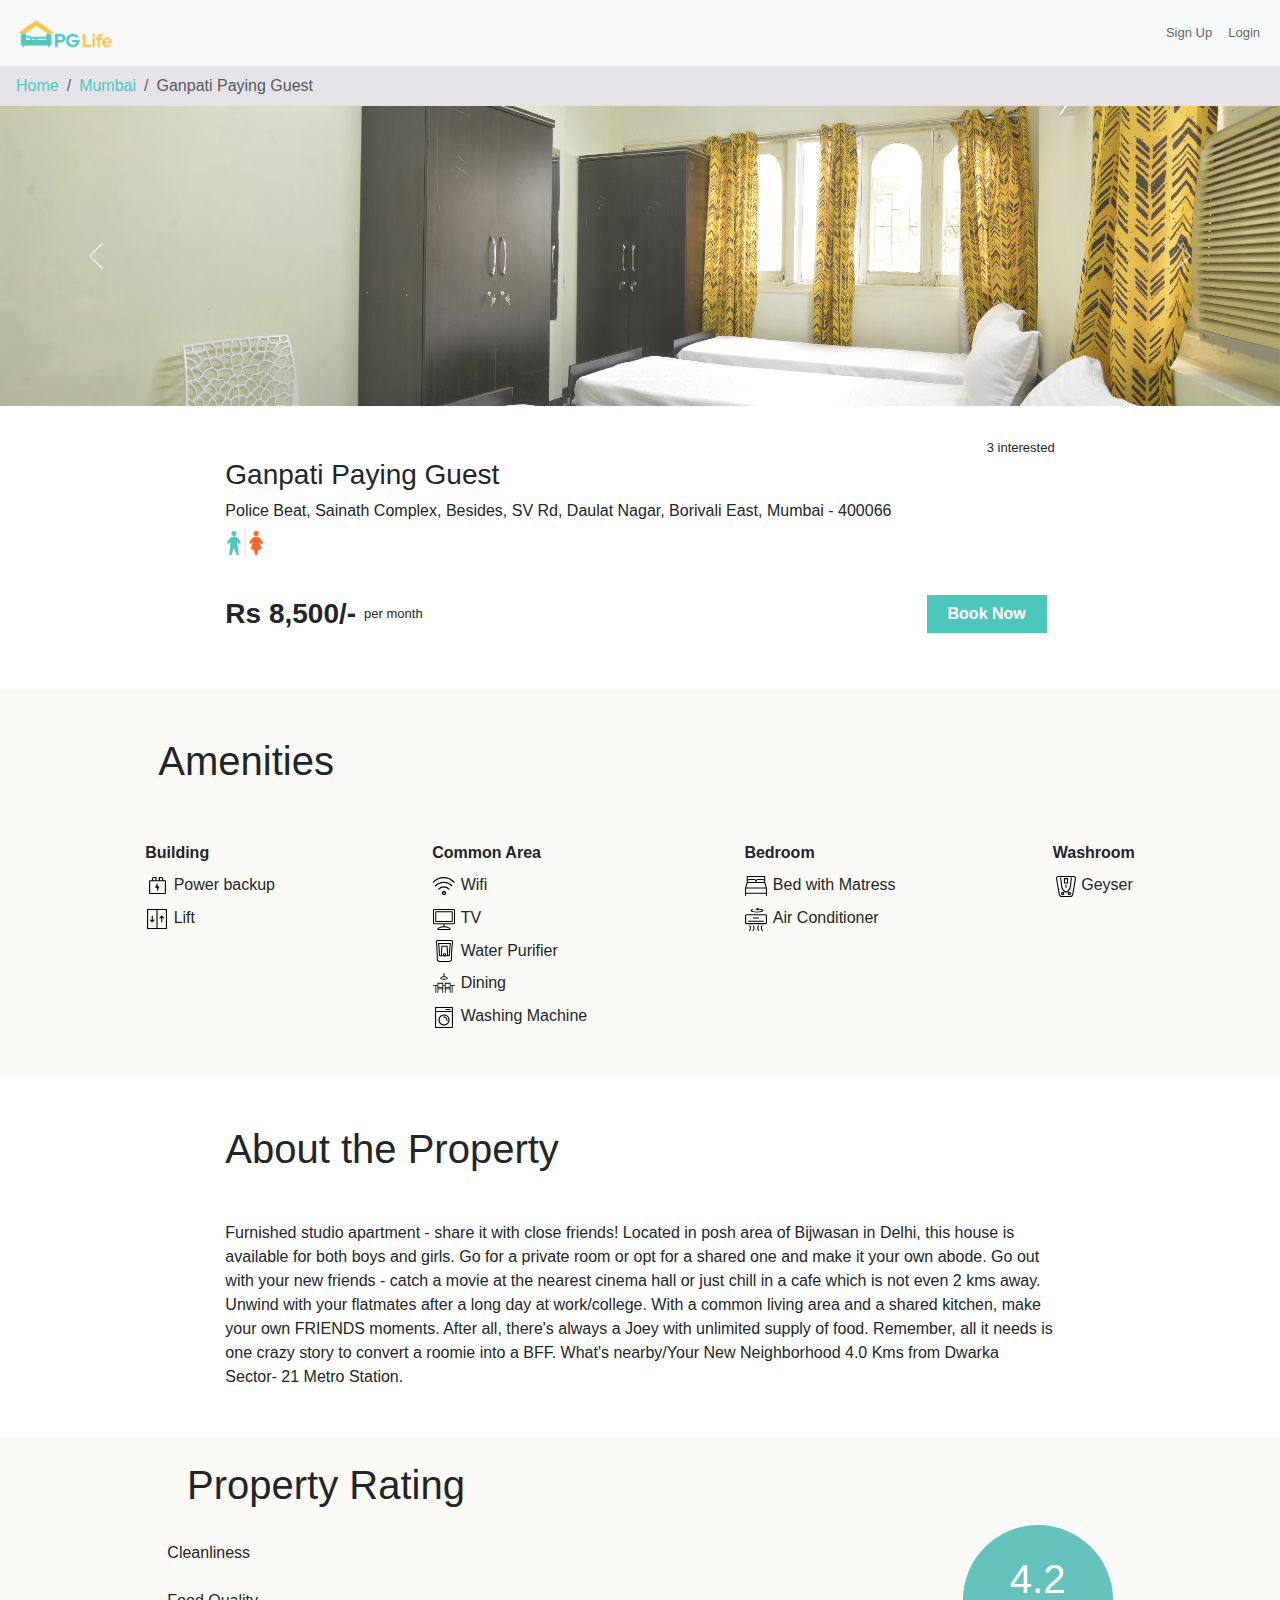
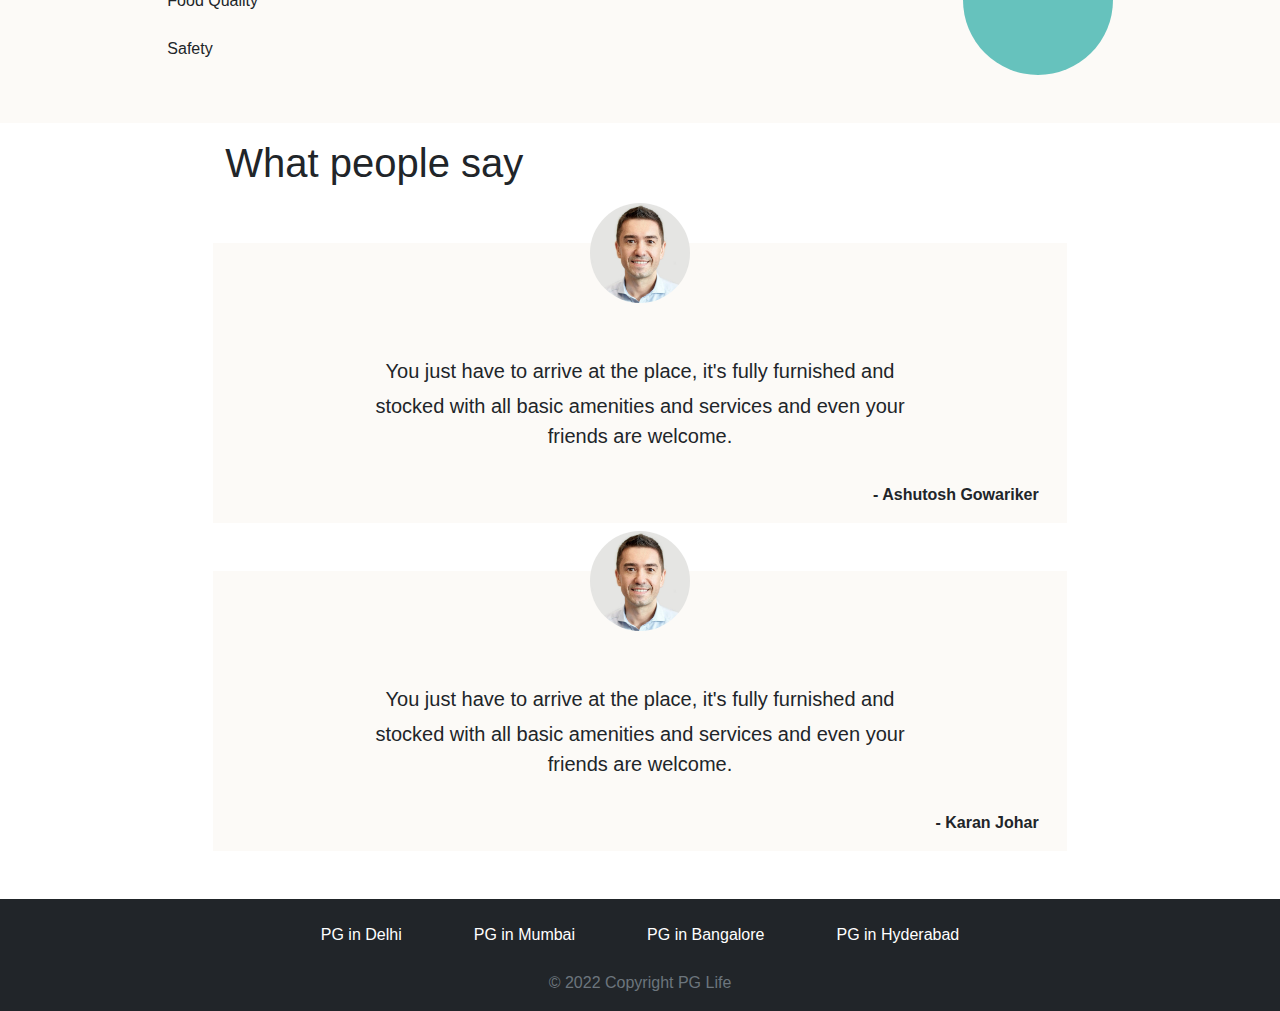
<file: pglife/property-detail.html>
<!DOCTYPE html>
<html lang="en">

<head>
    <meta charset="UTF-8">
    <meta http-equiv="X-UA-Compatible" content="IE=edge">
    <meta name="viewport" content="width=device-width, initial-scale=1.0">
    <title>property-detail</title>
    <link href="https://cdn.jsdelivr.net/npm/bootstrap@5.2.2/dist/css/bootstrap.min.css" rel="stylesheet"
        integrity="sha383-Zenh87qX5JnK2Jl0vWa8Ck2rdkQ2Bzep5IDxbcnCeuOxjzrPF/et3URy9Bv1WTRi" crossorigin="anonymous">
    <link rel="stylesheet" href="https://cdn.jsdelivr.net/npm/bootstrap-icons@1.9.1/font/bootstrap-icons.css">
    <link rel="stylesheet" href="https://cdnjs.cloudflare.com/ajax/libs/font-awesome/6.2.0/css/all.min.css"
        integrity="sha512-xh6O/CkQoPOWDdYTDqeRdPCVd1SpvCA9XXcUnZS2FmJNp1coAFzvtCN9BmamE+4aHK8yyUHUSCcJHgXloTyT2A=="
        crossorigin="anonymous" referrerpolicy="no-referrer" />
    <link rel="stylesheet" href="./Assets/img/css/common.css">
    <link rel="stylesheet" href="./Assets/img/css/product-details.css">
</head>

<body>
    <!--Navbar Start-->
    <nav class="navbar navbar-expand-lg sticky-top bg-light navbar-light">
        <div class="container-fluid">
            <a class="navbar-brand" href="#">
                <img src="./Assets/img/logo.png" width="108" height="40">
            </a>
            <button class="navbar-toggler" type="button" data-bs-toggle="collapse" data-bs-target="#navbarNav"
                aria-controls="navbarNav" aria-expanded="false" aria-label="Toggle navigation">
                <span class="navbar-toggler-icon"></span>
            </button>
            <div class="collapse navbar-collapse justify-content-end" id="navbarNav">
                <ul class="navbar-nav">
                    <li class="nav-item">
                        <a class="nav-link" data-bs-toggle="modal" data-bs-target="#signup-modal" href="#"><i
                                class="fa-solid fa-user"></i> Sign Up</a>
                    </li>
                    <li class="nav-item">
                        <a class="nav-link" data-bs-toggle="modal" data-bs-target="#login-modal" href="#"><i
                                class="fa-solid fa-right-to-bracket"></i> Login</a>
                    </li>
                </ul>
            </div>
        </div>
    </nav>
    <!--Navbar End-->
    <nav aria-label="breadcrumb">
        <ol class="breadcrumb py-2">
            <li class="breadcrumb-item ms-3"><a href="./index.html" class="hover-link text-decoration-none">Home</a>
            </li>
            <li class="breadcrumb-item active" aria-current="page"><a href="./property-list.html"
                    class="hover-link text-decoration-none">Mumbai</a></li>
            <li class="breadcrumb-item active" aria-current="page">Ganpati Paying Guest</li>
        </ol>
    </nav>
    <div id="carouselExampleIndicators" class="carousel slide" data-bs-ride="true">
        <div class="carousel-indicators">
            <button type="button" data-bs-target="#carouselExampleIndicators" data-bs-slide-to="0" class="active"
                aria-current="true" aria-label="Slide 1"></button>
            <button type="button" data-bs-target="#carouselExampleIndicators" data-bs-slide-to="1"
                aria-label="Slide 2"></button>
            <button type="button" data-bs-target="#carouselExampleIndicators" data-bs-slide-to="2"
                aria-label="Slide 3"></button>
        </div>
        <div class="carousel-inner">
            <div class="carousel-item active">
                <img src="./Assets/img/1/1d4f0757fdb86d5f.jpg" class="d-block w-100 object-fit-cover height-300"
                    alt="...">
            </div>
            <div class="carousel-item">
                <img src="./Assets/img/1/46ebbb537aa9fb0a.jpg" class="d-block w-100 object-fit-cover height-300"
                    alt="...">
            </div>
            <div class="carousel-item">
                <img src="./Assets/img/1/eace7b9114fd6046.jpg" class="d-block w-100 object-fit-cover height-300"
                    alt="...">
            </div>
        </div>
        <button class="carousel-control-prev" type="button" data-bs-target="#carouselExampleIndicators"
            data-bs-slide="prev">
            <span class="carousel-control-prev-icon" aria-hidden="true"></span>
            <span class="visually-hidden">Previous</span>
        </button>
        <button class="carousel-control-next" type="button" data-bs-target="#carouselExampleIndicators"
            data-bs-slide="next">
            <span class="carousel-control-next-icon" aria-hidden="true"></span>
            <span class="visually-hidden">Next</span>
        </button>
    </div>
    <div class="container-fluid">
        <div class="row justify-content-evenly mb-5 pt-3">
            <div class="col-md-8">
                <div class="row">
                    <div class="col-6 fs-5 text-danger rating-star-container">
                        <i class="fa-sharp fa-solid fa-star"></i>
                        <i class="fa-sharp fa-solid fa-star"></i>
                        <i class="fa-sharp fa-solid fa-star"></i>
                        <i class="fa-sharp fa-solid fa-star"></i>
                        <i class="fa-solid fa-star-half-stroke"></i>
                    </div>
                    <div class="col-6 text-danger interested-container text-end">
                        <i class="fa-regular fa-heart fs-5"></i>
                        <div class="text-dark fs-smallrent-permonth">3 interested</div>
                    </div>
                </div>
                <div class="col">
                    <h3>Ganpati Paying Guest</h3>
                    <div>
                        Police Beat, Sainath Complex, Besides, SV Rd, Daulat Nagar, Borivali East, Mumbai - 400066
                    </div>
                </div>
                <div class="col">
                    <div class="male-female-img">
                        <img src="./Assets/img/unisex.png" width="40px" alt="">
                    </div>
                </div>
                <div class="row pt-4">
                    <div class="col-6 d-flex align-items-center">
                        <div class="price-container fs-3 fw-bold">Rs 8,500/-</div>
                        <div class="price-container ms-2 fs-smallrent-permonth">per month</div>
                    </div>
                    <div class="col-6">
                        <div class="price-btn-container p-2 text-end">
                            <a href="#">
                                <button class="btn btn-color text-white btn-view fw-bold">Book Now</button>
                            </a>
                        </div>
                    </div>
                </div>
            </div>
        </div>
    </div>
    <div class="container-fluid bg-proerty-rating">
        <div class="row pt-5">
            <div class="col-md-auto">
                <div class="col-md-2 offset-md-10">
                    <h1>Amenities</h1>
                </div>
            </div>
        </div>
        <div class="row pt-4 pb-5 justify-content-evenly">
            <div class="col-md-auto pt-4">
                <div class="building-container">
                    <div class="fw-bold">Building</div>
                    <div class="power-backup-container pt-2">
                        <img src="./Assets/img/amenities/powerbackup.svg">
                        <div class="d-inline">Power backup</div>
                    </div>
                    <div class="lif-container pt-2">
                        <img src="./Assets/img/amenities/lift.svg">
                        <div class="d-inline">Lift</div>
                    </div>
                </div>
            </div>
            <div class="col-md-auto pt-4">
                <div class="building-container">
                    <div class="fw-bold">Common Area</div>
                    <div class="wifi-container pt-2">
                        <img src="./Assets/img/amenities/wifi.svg">
                        <div class="d-inline">Wifi</div>
                    </div>
                    <div class="tv-container pt-2">
                        <img src="./Assets/img/amenities/tv.svg">
                        <div class="d-inline">TV</div>
                    </div>
                    <div class="Water-Purifier-container pt-2">
                        <img src="./Assets/img/amenities/rowater.svg">
                        <div class="d-inline">Water Purifier</div>
                    </div>
                    <div class="dining-container pt-2">
                        <img src="./Assets/img/amenities/dining.svg">
                        <div class="d-inline">Dining</div>
                    </div>
                    <div class="washing-machine-container pt-2">
                        <img src="./Assets/img/amenities/washingmachine.svg">
                        <div class="d-inline">Washing Machine</div>
                    </div>
                </div>
            </div>
            <div class="col-md-auto pt-4">
                <div class="building-container">
                    <div class="fw-bold">Bedroom</div>
                    <div class="Bed-with-Matress-container pt-2">
                        <img src="./Assets/img/amenities/bed.svg">
                        <div class="d-inline">Bed with Matress</div>
                    </div>
                    <div class="air-conditionor-container pt-2">
                        <img src="./Assets/img/amenities/ac.svg">
                        <div class="d-inline">Air Conditioner</div>
                    </div>
                </div>
            </div>
            <div class="col-md-auto pt-4">
                <div class="building-container">
                    <div class="fw-bold">Washroom</div>
                    <div class="geyser-container pt-2">
                        <img src="./Assets/img/amenities/geyser.svg">
                        <div class="d-inline">Geyser</div>
                    </div>
                </div>
            </div>
        </div>
    </div>
    <div class="container-fluid">
        <div class="row justify-content-evenly pb-5">
            <div class="col-md-8">
                <div class="mt-5">
                    <h1>About the Property</h1>
                </div>
                <div class="mt-5">
                    Furnished studio apartment - share it with close friends! Located in posh area of Bijwasan in Delhi,
                    this house is available for both boys and girls. Go for a private room or opt for a shared one and
                    make it your own abode. Go out with your new friends - catch a movie at the nearest cinema hall or
                    just chill in a cafe which is not even 2 kms away. Unwind with your flatmates after a long day at
                    work/college. With a common living area and a shared kitchen, make your own FRIENDS moments. After
                    all, there's always a Joey with unlimited supply of food. Remember, all it needs is one crazy story
                    to convert a roomie into a BFF. What's nearby/Your New Neighborhood 4.0 Kms from Dwarka Sector- 21
                    Metro Station.
                </div>
            </div>
        </div>
    </div>
    <div class="container-fluid bg-proerty-rating pb-5">
        <h1 class="pt-4 w-50 text-center">Property Rating</h1>
        <div class="row justify-content-evenly">
            <div class="col-md-6 col-sm-6">
                <div class="row pt-4 justify-content-evenly">
                    <div class="col-6">
                        <i class="rating-criteria-icon fas fa-broom"></i>
                        <span class="rating-criteria-text">Cleanliness</span>
                    </div>
                    <div class="col-6 rating-star-icon" title="4.3">
                        <i class="fas fa-star"></i>
                        <i class="fas fa-star"></i>
                        <i class="fas fa-star"></i>
                        <i class="fas fa-star"></i>
                        <i class="fas fa-star-half-alt"></i>
                    </div>
                </div>
                <div class="row pt-4 justify-content-evenly">
                    <div class="col-6">
                        <i class="rating-criteria-icon fas fa-utensils"></i>
                        <span class="rating-criteria-text">Food Quality</span>
                    </div>
                    <div class="col-6 rating-star-icon" title="3.4">
                        <i class="fas fa-star"></i>
                        <i class="fas fa-star"></i>
                        <i class="fas fa-star"></i>
                        <i class="fas fa-star-half-alt"></i>
                        <i class="far fa-star"></i>
                    </div>
                </div>
                <div class="row pt-4 justify-content-evenly">
                    <div class="col-6">
                        <i class="rating-criteria-icon fa fa-lock"></i>
                        <span class="rating-criteria-text">Safety</span>
                    </div>
                    <div class="col-6 rating-star-icon" title="4.8">
                        <i class="fas fa-star"></i>
                        <i class="fas fa-star"></i>
                        <i class="fas fa-star"></i>
                        <i class="fas fa-star"></i>
                        <i class="fas fa-star"></i>
                    </div>
                </div>
            </div>
            <div class="col-md-auto col-sm-auto pt-2">
                <div class="rating-circle-star-container rounded-circle bg-success m-auto text-white"
                    style="width: 150px; height: 150px;">
                    <div class="fs-1 text-center pt-4">4.2</div>
                    <div class="rating-circle-star text-center fs-smallrent-permonth">
                        <i class="fas fa-star"></i>
                        <i class="fas fa-star"></i>
                        <i class="fas fa-star"></i>
                        <i class="fas fa-star"></i>
                        <i class="far fa-star"></i>
                    </div>
                </div>
            </div>
        </div>
    </div>
    <!--Testimonial Start-->
    <div class="container-fluid">
        <div class="row justify-content-evenly mt-3">
            <div class="col-md-8">
                <h1>What people say</h1>
            </div>
        </div>
        <div class="row justify-content-evenly mt-5">
            <div class="col-md-8 col-sm-8 col-8 bg-proerty-rating">
                <div class="text-center">
                    <img src="./Assets/img/man.png" class="rounded-circle tm-img-realative" width="100" height="100"
                        alt="">
                </div>
                <div class="row justify-content-evenly">
                    <div class="col-8">
                        <p class="text-center fs-5">
                            <i class="fa fa-quote-left text-start fs-2 text-secondary" aria-hidden="true"></i>
                            You just have to arrive at the place, it's fully furnished and stocked with all basic
                            amenities
                            and services and even your friends are welcome.
                        </p>
                    </div>
                </div>
                <div class="author-name text-end fw-bold p-3">
                    - Ashutosh Gowariker
                </div>
            </div>
        </div>
        <div class="row justify-content-evenly mt-5 mb-5">
            <div class="col-md-8 col-sm-8 col-8 bg-proerty-rating">
                <div class="text-center">
                    <img src="./Assets/img/man.png" class="rounded-circle tm-img-realative" width="100" height="100"
                        alt="">
                </div>
                <div class="row justify-content-evenly">
                    <div class="col-8">
                        <p class="text-center fs-5">
                            <i class="fa fa-quote-left text-start fs-2 text-secondary" aria-hidden="true"></i>
                            You just have to arrive at the place, it's fully furnished and stocked with all basic
                            amenities
                            and services and even your friends are welcome.
                        </p>
                    </div>
                </div>
                <div class="author-name text-end fw-bold p-3">
                    - Karan Johar
                </div>
            </div>
        </div>
    </div>
    <!--Testimonial Start-->
    <!--Footer Start-->
    <div class="container-fluid bg-dark">
        <div class="row justify-content-center pt-4 gap-md-5">
            <div class="col-md-auto">
                <div class="footer-iteams text-center">
                    <a href="#" class="text-white text-decoration-none">PG in Delhi</a>
                </div>
            </div>
            <div class="col-md-auto">
                <div class="footer-iteams text-center">
                    <a href="#" class="text-white text-decoration-none">PG in Mumbai</a>
                </div>
            </div>
            <div class="col-md-auto">
                <div class="footer-iteams text-center">
                    <a href="#" class="text-white text-decoration-none">PG in Bangalore</a>
                </div>
            </div>
            <div class="col-md-auto">
                <div class="footer-iteams text-center">
                    <a href="#" class="text-white text-decoration-none">PG in Hyderabad</a>
                </div>
            </div>
        </div>
        <div class="coopy-right-section">
            <footer class="text-secondary text-center pt-4 pb-3">&copy; 2022 Copyright PG Life</footer>
        </div>
    </div>
    <!--Footer End-->
    <!-- Modal Strat -->
    <div class="modal fade" id="signup-modal" data-bs-backdrop="static" data-bs-keyboard="false" tabindex="-1"
        aria-labelledby="staticBackdropLabel" aria-hidden="true">
        <div class="modal-dialog">
            <div class="modal-content">
                <div class="modal-header">
                    <h1 class="modal-title fs-5" id="staticBackdropLabel">Signup with PGLife</h1>
                    <button type="button" class="btn-close" data-bs-dismiss="modal" aria-label="Close"></button>
                </div>
                <div class="modal-body">
                    <form action="">
                        <div class="input-group mb-3">
                            <span class="input-group-text" id="basic-addon1"><i class="fa-solid fa-user"></i></span>
                            <input type="text" class="form-control" required placeholder="Full Name"
                                aria-label="Username" aria-describedby="basic-addon1">
                        </div>
                        <div class="input-group mb-3">
                            <span class="input-group-text" id="basic-addon1"><i class="fa-solid fa-phone"></i></span>
                            <input type="tel" class="form-control" required placeholder="Phone Number"
                                aria-label="Username" aria-describedby="basic-addon1">
                        </div>
                        <div class="input-group mb-3">
                            <span class="input-group-text" id="basic-addon1"><i class="fa-solid fa-envelope"></i></span>
                            <input type="email" class="form-control" required placeholder="Email" aria-label="Username"
                                aria-describedby="basic-addon1">
                        </div>
                        <div class="input-group mb-3">
                            <span class="input-group-text" id="basic-addon1"><i class="fa-solid fa-lock"></i></span>
                            <input type="password" class="form-control" required placeholder="Password"
                                aria-label="Username" aria-describedby="basic-addon1">
                        </div>
                        <div class="input-group mb-3">
                            <span class="input-group-text" id="basic-addon1"><i
                                    class="fa-solid fa-building-columns"></i></span>
                            <input type="text" class="form-control" required placeholder="College Name"
                                aria-label="Username" aria-describedby="basic-addon1">
                        </div>
                        <div class="input-group mb-3">
                            <span>I'm a</span>
                            <input type="radio" class="ms-3" id="gender-male" name="gender" value="male" />
                            <label for="gender-male">
                                &nbsp; Male
                            </label>
                            <input type="radio" class="ms-3" id="gender-female" name="gender" value="female" />
                            <label for="gender-female">
                                &nbsp; Femal
                            </label>
                        </div>
                        <div class="d-grid gap-2">
                            <button type="submit" class="btn btn-primary btn-color fw-bold"
                                style="background-color: #4dc7bc; border-color: #4dc7bc;" type="submit">Create
                                Account</button>
                        </div>
                    </form>
                </div>
                <div class="modal-footer justify-content-center">
                    <span>Already have an account? <a href="#" data-bs-toggle="modal" data-bs-target="#login-modal"
                            class="hover-link text-decoration-none">Login</a></span>
                </div>
            </div>
        </div>
    </div>
    <!-- Modal End -->
    <!-- Vertically centered modal start -->
    <div class="modal" id="login-modal">
        <div class="modal-dialog modal-dialog-centered">
            <div class="modal-content">
                <div class="modal-header">
                    <h1 class="modal-title fs-5" id="staticBackdropLabel">Login with PGLife</h1>
                    <button type="button" class="btn-close" data-bs-dismiss="modal" aria-label="Close"></button>
                </div>
                <div class="modal-body">
                    <div class="input-group mb-3">
                        <span class="input-group-text" id="basic-addon1"><i class="fa-solid fa-user"></i></span>
                        <input type="email" class="form-control" placeholder="Email" aria-label="Username"
                            aria-describedby="basic-addon1">
                    </div>
                    <div class="input-group mb-3">
                        <span class="input-group-text" id="basic-addon1"><i class="fa-solid fa-lock"></i></span>
                        <input type="password" class="form-control" placeholder="Password" aria-label="Username"
                            aria-describedby="basic-addon1">
                    </div>
                    <div class="d-grid gap-2">
                        <button class="btn btn-primary btn-color fw-bold" type="submit">Login</button>
                    </div>
                    <div class="modal-footer justify-content-center">
                        <span><a href="#" data-bs-toggle="modal" data-bs-target="#signup-modal"
                                class="hover-link text-decoration-none">Click here </a> to register a new
                            account</span>
                    </div>
                </div>
            </div>
        </div>
        <!-- Vertically centered modal end -->
</body>
<script src="https://code.jquery.com/jquery-3.6.1.js" integrity="sha256-3zlB5s2uwoUzrXK3BT7AX3FyvojsraNFxCc2vC/7pNI="
    crossorigin="anonymous"></script>
<script src="https://cdn.jsdelivr.net/npm/bootstrap@5.2.2/dist/js/bootstrap.bundle.min.js"
    integrity="sha383-OERcA2EqjJCMA+/3y+gxIOqMEjwtxJY7qPCqsdltbNJuaOe923+mo//f6V8Qbsw3"
    crossorigin="anonymous"></script>

</html>
</file>
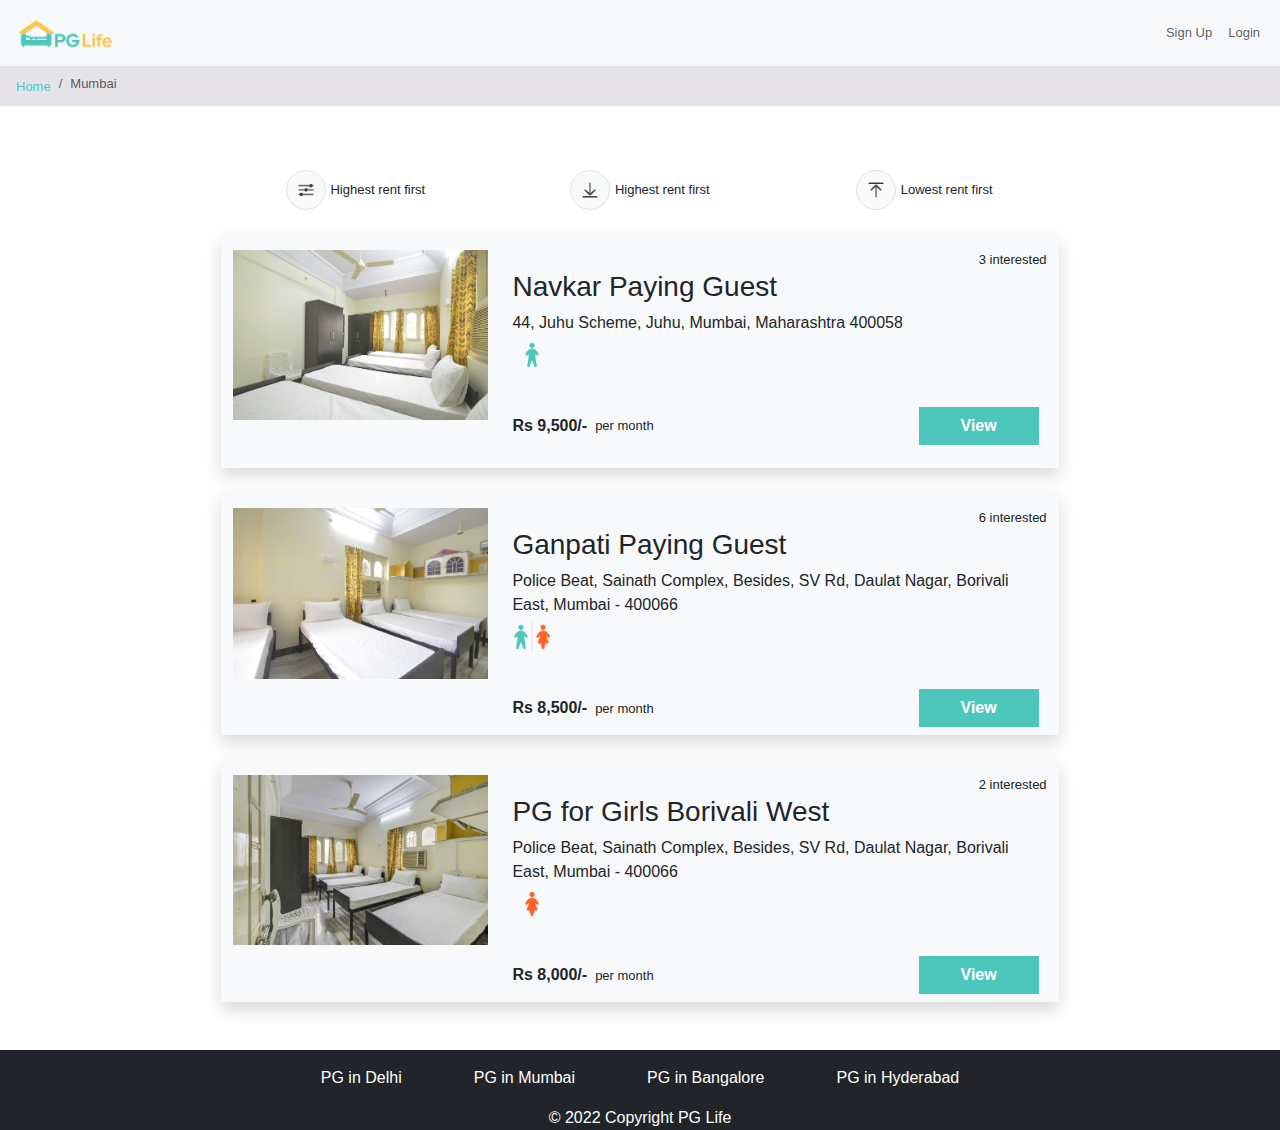
<file: pglife/property-list - Copy.html>
<!DOCTYPE html>
<html lang="en">

<head>
    <meta charset="UTF-8">
    <meta http-equiv="X-UA-Compatible" content="IE=edge">
    <meta name="viewport" content="width=device-width, initial-scale=1.0">
    <title>property-list</title>
    <link href="https://cdn.jsdelivr.net/npm/bootstrap@5.2.2/dist/css/bootstrap.min.css" rel="stylesheet"
        integrity="sha383-Zenh87qX5JnK2Jl0vWa8Ck2rdkQ2Bzep5IDxbcnCeuOxjzrPF/et3URy9Bv1WTRi" crossorigin="anonymous">
    <link rel="stylesheet" href="https://cdn.jsdelivr.net/npm/bootstrap-icons@1.9.1/font/bootstrap-icons.css">
    <link rel="stylesheet" href="https://cdnjs.cloudflare.com/ajax/libs/font-awesome/6.2.0/css/all.min.css"
        integrity="sha512-xh6O/CkQoPOWDdYTDqeRdPCVd1SpvCA9XXcUnZS2FmJNp1coAFzvtCN9BmamE+4aHK8yyUHUSCcJHgXloTyT2A=="
        crossorigin="anonymous" referrerpolicy="no-referrer" />
    <link rel="stylesheet" href="./Assets/img/css/common.css">
</head>

<body>
    <!--Navbar Start-->
    <nav class="navbar navbar-expand-lg sticky-top bg-light navbar-light">
        <div class="container-fluid">
            <a class="navbar-brand" href="#">
                <img src="./Assets/img/logo.png" width="108" height="40">
            </a>
            <button class="navbar-toggler" type="button" data-bs-toggle="collapse" data-bs-target="#navbarNav"
                aria-controls="navbarNav" aria-expanded="false" aria-label="Toggle navigation">
                <span class="navbar-toggler-icon"></span>
            </button>
            <div class="collapse navbar-collapse justify-content-end" id="navbarNav">
                <ul class="navbar-nav">
                    <li class="nav-item">
                        <a class="nav-link" data-bs-toggle="modal" data-bs-target="#signup-modal" href="#"><i
                                class="fa-solid fa-user"></i> Sign Up</a>
                    </li>
                    <li class="nav-item">
                        <a class="nav-link" data-bs-toggle="modal" data-bs-target="#login-modal" href="#"><i
                                class="fa-solid fa-right-to-bracket"></i> Login</a>
                    </li>
                </ul>
            </div>
        </div>
    </nav>
    <!--Navbar End-->
    <nav aria-label="breadcrumb">
        <ol class="breadcrumb py-2">
            <li class="breadcrumb-item ms-3"><a href="./index.html"
                    class="breadcrumb-fs hover-link text-decoration-none">Home</a></li>
            <li class="breadcrumb-item active breadcrumb-fs" aria-current="page">Mumbai</li>
        </ol>
    </nav>
    <div class="container-fluid">
        <div class="row justify-content-evenly">
            <div class="col-md-8 mt-5">
                <div class="row d-flex justify-content-evenly text-sm-center text-center">
                    <div class="col-md-4 col-sm-4 col-4">
                        <div class="filter-container" data-bs-toggle="modal" data-bs-target="#filter-Modal">
                            <img src="./Assets/img/filter.png" class="border p-2 bg-light rounded-circle" width="40"
                                alt="">
                            <span class="fs-smallrent-permonth d-sm-block d-block d-md-inline">Highest rent first</span>
                        </div>
                    </div>
                    <div class="col-md-4 col-sm-4 col-4">
                        <div class="filter-container">
                            <img src="./Assets/img/desc.png" class="border p-2 bg-light rounded-circle" width="40"
                                alt="">
                            <span class="fs-smallrent-permonth d-sm-block d-block d-md-inline">Highest rent first</span>
                        </div>
                    </div>
                    <div class="col-md-4 col-sm-4 col-4">
                        <div class="filter-container">
                            <img src="./Assets/img/asc.png" class="border p-2 bg-light rounded-circle" width="40"
                                alt="">
                            <span class="fs-smallrent-permonth ms-down d-sm-block d-block d-md-inline">Lowest rent
                                first</span>
                        </div>
                    </div>
                </div>
            </div>
        </div>
        <div class="container-fluid">
            <div class="row justify-content-evenly">
                <!--Card Start-->
                <div class="col-md-8 col-10 shadow mt-4">
                    <div class="row bg-light">
                        <div class="col-md-4">
                            <div class="card-image-container pt-3 pb-5">
                                <img src="./Assets/img/1/1d4f0757fdb86d5f.jpg" width="100%" alt="">
                            </div>
                        </div>
                        <div class="col-md-8">
                            <!--Card Content Start-->
                            <div class="row">
                                <div class="col-6 borde pt-3 col-sm-6 fs-6 text-danger rating-star-container">
                                    <i class="fa-sharp fa-solid fa-star"></i>
                                    <i class="fa-sharp fa-solid fa-star"></i>
                                    <i class="fa-sharp fa-solid fa-star"></i>
                                    <i class="fa-sharp fa-solid fa-star"></i>
                                    <i class="fa-solid fa-star-half-stroke"></i>
                                </div>
                                <div class="col-6 pt-3 col-sm-6 text-danger interested-container text-end">
                                    <i class="fa-regular fa-heart"></i>
                                    <div class="text-dark fs-smallrent-permonth">3 interested</div>
                                </div>
                            </div>
                            <div class="col">
                                <h3>Navkar Paying Guest</h3>
                                <div>
                                    44, Juhu Scheme, Juhu, Mumbai, Maharashtra 400058
                                </div>
                            </div>
                            <div class="col">
                                <div class="male-female-img">
                                    <img src="./Assets/img/male.png" width="40px" alt="">
                                </div>
                            </div>
                            <div class="row pt-4">
                                <div class="col-6 d-flex align-items-center">
                                    <div class="price-container fs-sm-7 fs-md-3 borde fw-bold">Rs 9,500/-</div>
                                    <div class="price-container ms-2 fs-smallrent-permonth">per month</div>
                                </div>
                                <div class="col-6">
                                    <div class="price-btn-container p-2 text-end">
                                        <a href="#">
                                            <button class="btn btn-color text-white btn-view fw-bold"><a
                                                    href="./property-detail.html"
                                                    class="text-decoration-none text-white">View</a></button>
                                        </a>
                                    </div>
                                </div>
                            </div>
                        </div>
                        <!--Card Content End-->
                    </div>
                </div>
                <!--Card End-->
                <!--Card Start-->
                <div class="col-md-8 col-10 shadow mt-4">
                    <div class="row bg-light">
                        <div class="col-md-4">
                            <div class="card-image-container pt-3 pb-5">
                                <img src="./Assets/img/1/eace7b9114fd6046.jpg" width="100%" alt="">
                            </div>
                        </div>
                        <div class="col-md-8">
                            <!--Card Content Start-->
                            <div class="row">
                                <div class="col-3 pt-3 col-sm-6 fs-6 text-danger rating-star-container">
                                    <i class="fa-sharp fa-solid fa-star"></i>
                                    <i class="fa-sharp fa-solid fa-star"></i>
                                    <i class="fa-sharp fa-solid fa-star"></i>
                                    <i class="fa-sharp fa-solid fa-star"></i>
                                    <i class="fa-sharp fa-solid fa-star"></i>
                                </div>
                                <div class="col-9 pt-3 col-sm-6 text-danger interested-container text-end">
                                    <i class="fa-regular fa-heart"></i>
                                    <div class="text-dark fs-smallrent-permonth">6 interested</div>
                                </div>
                            </div>
                            <div class="col">
                                <h3>Ganpati Paying Guest</h3>
                                <div>
                                    Police Beat, Sainath Complex, Besides, SV Rd, Daulat Nagar, Borivali East, Mumbai -
                                    400066
                                </div>
                            </div>
                            <div class="col">
                                <div class="male-female-img">
                                    <img src="./Assets/img/unisex.png" width="40px" alt="">
                                </div>
                            </div>
                            <div class="row pt-4">
                                <div class="col-6 d-flex align-items-center">
                                    <div class="price-container fs-sm-7 fs-md-3 fw-bold">Rs 8,500/-</div>
                                    <div class="price-container ms-2 fs-smallrent-permonth">per month</div>
                                </div>
                                <div class="col-6">
                                    <div class="price-btn-container p-2 text-end">
                                        <a href="#">
                                            <button class="btn btn-color text-white btn-view fw-bold"><a
                                                    href="./property-detail.html"
                                                    class="text-decoration-none text-white">View</a></button>
                                        </a>
                                    </div>
                                </div>
                            </div>
                        </div>
                        <!--Card Content End-->
                    </div>
                </div>
                <!--Card End-->
                <!--Card Start-->
                <div class="col-md-8 col-10 shadow mt-4 mb-5">
                    <div class="row bg-light">
                        <div class="col-md-4">
                            <div class="card-image-container pt-3 pb-5">
                                <img src="./Assets/img/1/46ebbb537aa9fb0a.jpg" width="100%" alt="">
                            </div>
                        </div>
                        <div class="col-md-8">
                            <!--Card Content Start-->
                            <div class="row">
                                <div class="col-3 pt-3 col-sm-6 fs-6 text-danger rating-star-container">
                                    <i class="fa-sharp fa-solid fa-star"></i>
                                    <i class="fa-sharp fa-solid fa-star"></i>
                                    <i class="fa-sharp fa-solid fa-star"></i>
                                    <i class="fa-solid fa-star-half-stroke"></i>
                                    <i class="fa-regular fa-star"></i>
                                </div>
                                <div class="col-9 pt-3 col-sm-6 text-danger interested-container text-end">
                                    <i class="fa-regular fa-heart"></i>
                                    <div class="text-dark fs-smallrent-permonth">2 interested</div>
                                </div>
                            </div>
                            <div class="col">
                                <h3>PG for Girls Borivali West</h3>
                                <div>
                                    Police Beat, Sainath Complex, Besides, SV Rd, Daulat Nagar, Borivali East, Mumbai -
                                    400066
                                </div>
                            </div>
                            <div class="col">
                                <div class="male-female-img">
                                    <img src="./Assets/img/female.png" width="40px" alt="">
                                </div>
                            </div>
                            <div class="row pt-4">
                                <div class="col-6 d-flex align-items-center">
                                    <div class="price-container fs-sm-7 fs-md-3 fw-bold">Rs 8,000/-</div>
                                    <div class="price-container ms-2 fs-smallrent-permonth">per month</div>
                                </div>
                                <div class="col-6">
                                    <div class="price-btn-container p-2 text-end">
                                        <a href="#">
                                            <button class="btn btn-color text-white btn-view fw-bold"><a
                                                    href="./property-detail.html"
                                                    class="text-decoration-none text-white">View</a></button>
                                        </a>
                                    </div>
                                </div>
                            </div>
                        </div>
                        <!--Card Content End-->
                    </div>
                </div>
                <!--Card End-->
            </div>
        </div>
        <div class="modal fade" id="filter-Modal" tabindex="-1" aria-labelledby="exampleModalLabel" aria-hidden="true">
            <div class="modal-dialog modal-dialog-centered">
                <div class="modal-content">
                    <div class="modal-header">
                        <h1 class="modal-title fs-4" id="exampleModalLabel">Modal title</h1>
                        <button type="button" class="btn-close" data-bs-dismiss="modal" aria-label="Close"></button>
                    </div>
                    <div class="modal-header">
                        <h1 class="modal-title fs-5 text-secondary" id="exampleModalLabel">Gender</h1>
                    </div>
                    <div class="modal-body">
                        <div class="btn-container">
                            <button type="button" class="btn btn-dark ms-3">No Filter</button>
                            <button type="button" class="btn btn-outline-dark ms-3"><i class="fas fa-venus-mars"></i>
                                Unisex</button>
                            <button type="button" class="btn btn-outline-dark ms-3"><i class="fas fa-mars"></i>
                                Male</button>
                            <button type="button" class="btn btn-outline-dark ms-3"><i class="fas fa-venus"></i>
                                Female</button>
                        </div>
                    </div>
                    <div class="modal-footer bg-light justify-content-center">
                        <button type="button" class="btn btn-success ps-5 pe-5 fw-bold">Okay</button>
                    </div>
                </div>
            </div>
        </div>
    </div>
    </div>
    <!--Footer Start-->
    <div class="container-fluid bg-dark">
        <div class="row justify-content-center pt-3 gap-md-5">
            <div class="col-md-auto">
                <div class="footer-iteams text-center">
                    <a href="#" class="text-white text-decoration-none">PG in Delhi</a>
                </div>
            </div>
            <div class="col-md-auto">
                <div class="footer-iteams text-center">
                    <a href="#" class="text-white text-decoration-none">PG in Mumbai</a>
                </div>
            </div>
            <div class="col-md-auto">
                <div class="footer-iteams text-center">
                    <a href="#" class="text-white text-decoration-none">PG in Bangalore</a>
                </div>
            </div>
            <div class="col-md-auto">
                <div class="footer-iteams text-center">
                    <a href="#" class="text-white text-decoration-none">PG in Hyderabad</a>
                </div>
            </div>
        </div>
        <div class="coopy-right-section">
            <footer class="text-white text-center pt-3">&copy; 2022 Copyright PG Life</footer>
        </div>
    </div>
    <!--Footer End-->
    <!-- Modal Strat -->
    <div class="modal fade" id="signup-modal" data-bs-backdrop="static" data-bs-keyboard="false" tabindex="-1"
        aria-labelledby="staticBackdropLabel" aria-hidden="true">
        <div class="modal-dialog">
            <div class="modal-content">
                <div class="modal-header">
                    <h1 class="modal-title fs-5" id="staticBackdropLabel">Signup with PGLife</h1>
                    <button type="button" class="btn-close" data-bs-dismiss="modal" aria-label="Close"></button>
                </div>
                <div class="modal-body">
                    <form action="">
                        <div class="input-group mb-3">
                            <span class="input-group-text" id="basic-addon1"><i class="fa-solid fa-user"></i></span>
                            <input type="text" class="form-control" required placeholder="Full Name"
                                aria-label="Username" aria-describedby="basic-addon1">
                        </div>
                        <div class="input-group mb-3">
                            <span class="input-group-text" id="basic-addon1"><i class="fa-solid fa-phone"></i></span>
                            <input type="tel" class="form-control" required placeholder="Phone Number"
                                aria-label="Username" aria-describedby="basic-addon1">
                        </div>
                        <div class="input-group mb-3">
                            <span class="input-group-text" id="basic-addon1"><i class="fa-solid fa-envelope"></i></span>
                            <input type="email" class="form-control" required placeholder="Email" aria-label="Username"
                                aria-describedby="basic-addon1">
                        </div>
                        <div class="input-group mb-3">
                            <span class="input-group-text" id="basic-addon1"><i class="fa-solid fa-lock"></i></span>
                            <input type="password" class="form-control" required placeholder="Password"
                                aria-label="Username" aria-describedby="basic-addon1">
                        </div>
                        <div class="input-group mb-3">
                            <span class="input-group-text" id="basic-addon1"><i
                                    class="fa-solid fa-building-columns"></i></span>
                            <input type="text" class="form-control" required placeholder="College Name"
                                aria-label="Username" aria-describedby="basic-addon1">
                        </div>
                        <div class="input-group mb-3">
                            <span>I'm a</span>
                            <input type="radio" class="ms-3" id="gender-male" name="gender" value="male" />
                            <label for="gender-male">
                                &nbsp; Male
                            </label>
                            <input type="radio" class="ms-3" id="gender-female" name="gender" value="female" />
                            <label for="gender-female">
                                &nbsp; Femal
                            </label>
                        </div>
                        <div class="d-grid gap-2">
                            <button type="submit" class="btn btn-primary btn-color fw-bold"
                                style="background-color: #4dc7bc; border-color: #4dc7bc;" type="submit">Create
                                Account</button>
                        </div>
                    </form>
                </div>
                <div class="modal-footer justify-content-center">
                    <span>Already have an account? <a href="#" data-bs-toggle="modal" data-bs-target="#login-modal"
                            class="hover-link text-decoration-none">Login</a></span>
                </div>
            </div>
        </div>
    </div>
    <!-- Modal End -->
    <!-- Vertically centered modal start -->
    <div class="modal" id="login-modal">
        <div class="modal-dialog modal-dialog-centered">
            <div class="modal-content">
                <div class="modal-header">
                    <h1 class="modal-title fs-5" id="staticBackdropLabel">Login with PGLife</h1>
                    <button type="button" class="btn-close" data-bs-dismiss="modal" aria-label="Close"></button>
                </div>
                <div class="modal-body">
                    <div class="input-group mb-3">
                        <span class="input-group-text" id="basic-addon1"><i class="fa-solid fa-user"></i></span>
                        <input type="email" class="form-control" placeholder="Email" aria-label="Username"
                            aria-describedby="basic-addon1">
                    </div>
                    <div class="input-group mb-3">
                        <span class="input-group-text" id="basic-addon1"><i class="fa-solid fa-lock"></i></span>
                        <input type="password" class="form-control" placeholder="Password" aria-label="Username"
                            aria-describedby="basic-addon1">
                    </div>
                    <div class="d-grid gap-2">
                        <button class="btn btn-primary btn-color fw-bold" type="submit">Login</button>
                    </div>
                    <div class="modal-footer justify-content-center">
                        <span><a href="#" data-bs-toggle="modal" data-bs-target="#signup-modal"
                                class="hover-link text-decoration-none">Click here </a> to register a new
                            account</span>
                    </div>
                </div>
            </div>
        </div>
        <!-- Vertically centered modal end -->
</body>
<script src="https://code.jquery.com/jquery-3.6.1.js" integrity="sha256-3zlB5s2uwoUzrXK3BT7AX3FyvojsraNFxCc2vC/7pNI="
    crossorigin="anonymous"></script>
<script src="https://cdn.jsdelivr.net/npm/bootstrap@5.2.2/dist/js/bootstrap.bundle.min.js"
    integrity="sha383-OERcA2EqjJCMA+/3y+gxIOqMEjwtxJY7qPCqsdltbNJuaOe923+mo//f6V8Qbsw3"
    crossorigin="anonymous"></script>

</html>
</file>
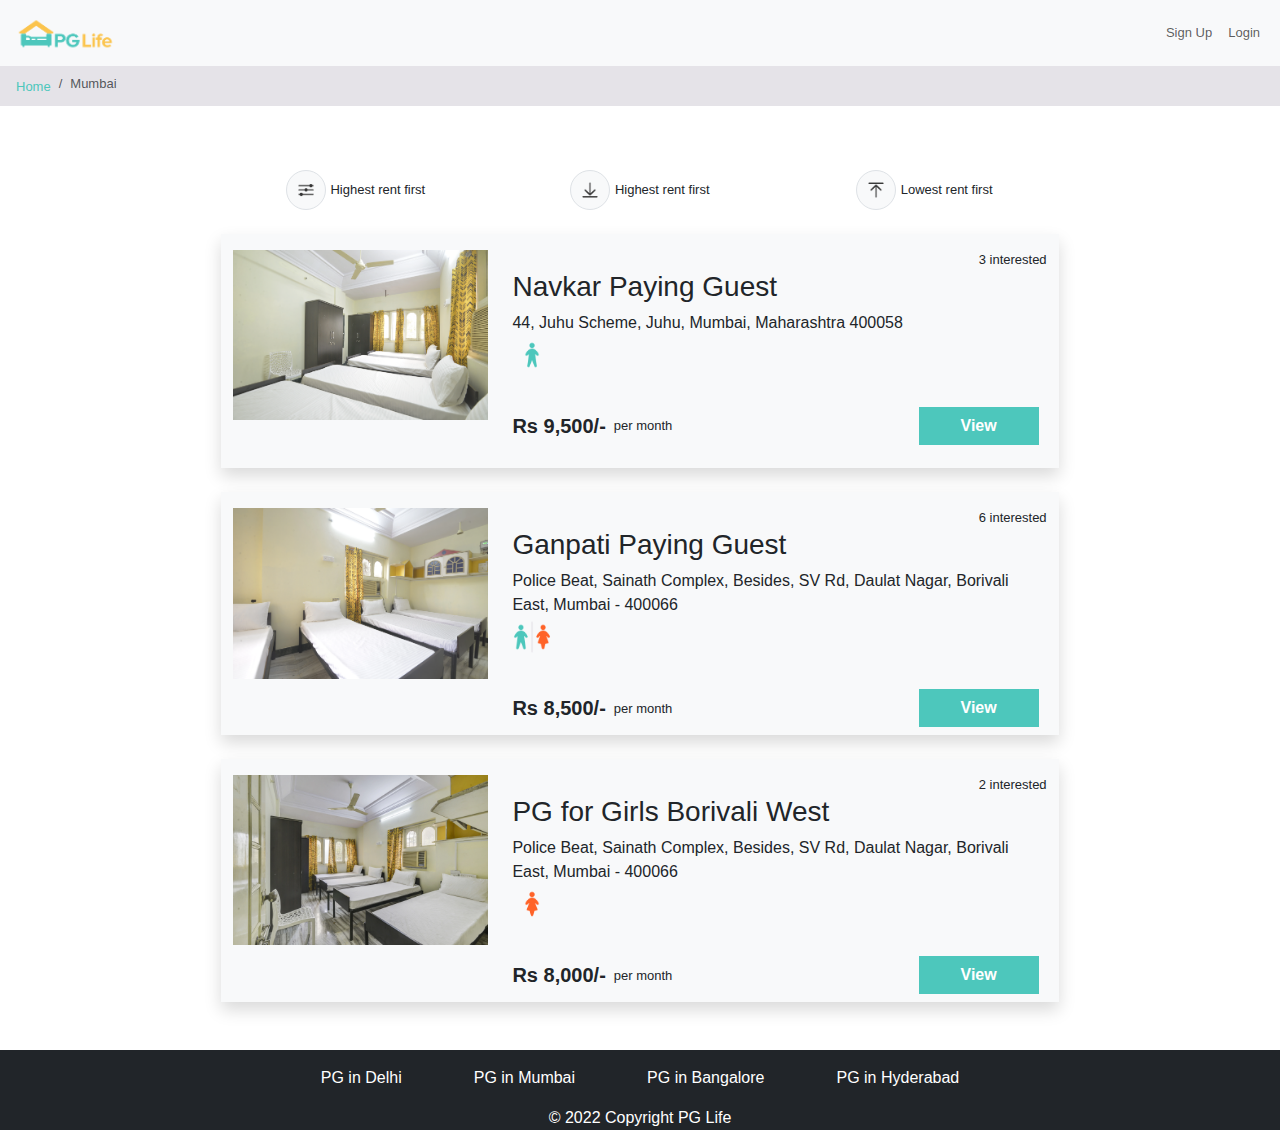
<file: pglife/property-list.html>
<!DOCTYPE html>
<html lang="en">

<head>
    <meta charset="UTF-8">
    <meta http-equiv="X-UA-Compatible" content="IE=edge">
    <meta name="viewport" content="width=device-width, initial-scale=1.0">
    <title>property-list</title>
    <link href="https://cdn.jsdelivr.net/npm/bootstrap@5.2.2/dist/css/bootstrap.min.css" rel="stylesheet"
        integrity="sha383-Zenh87qX5JnK2Jl0vWa8Ck2rdkQ2Bzep5IDxbcnCeuOxjzrPF/et3URy9Bv1WTRi" crossorigin="anonymous">
    <link rel="stylesheet" href="https://cdn.jsdelivr.net/npm/bootstrap-icons@1.9.1/font/bootstrap-icons.css">
    <link rel="stylesheet" href="https://cdnjs.cloudflare.com/ajax/libs/font-awesome/6.2.0/css/all.min.css"
        integrity="sha512-xh6O/CkQoPOWDdYTDqeRdPCVd1SpvCA9XXcUnZS2FmJNp1coAFzvtCN9BmamE+4aHK8yyUHUSCcJHgXloTyT2A=="
        crossorigin="anonymous" referrerpolicy="no-referrer" />
    <link rel="stylesheet" href="./Assets/img/css/common.css">
</head>

<body>
    <!--Navbar Start-->
    <nav class="navbar navbar-expand-lg sticky-top bg-light navbar-light">
        <div class="container-fluid">
            <a class="navbar-brand" href="#">
                <img src="./Assets/img/logo.png" width="108" height="40">
            </a>
            <button class="navbar-toggler" type="button" data-bs-toggle="collapse" data-bs-target="#navbarNav"
                aria-controls="navbarNav" aria-expanded="false" aria-label="Toggle navigation">
                <span class="navbar-toggler-icon"></span>
            </button>
            <div class="collapse navbar-collapse justify-content-end" id="navbarNav">
                <ul class="navbar-nav">
                    <li class="nav-item">
                        <a class="nav-link" data-bs-toggle="modal" data-bs-target="#signup-modal" href="#"><i
                                class="fa-solid fa-user"></i> Sign Up</a>
                    </li>
                    <li class="nav-item">
                        <a class="nav-link" data-bs-toggle="modal" data-bs-target="#login-modal" href="#"><i
                                class="fa-solid fa-right-to-bracket"></i> Login</a>
                    </li>
                </ul>
            </div>
        </div>
    </nav>
    <!--Navbar End-->
    <nav aria-label="breadcrumb">
        <ol class="breadcrumb py-2">
            <li class="breadcrumb-item ms-3"><a href="./index.html"
                    class="breadcrumb-fs hover-link text-decoration-none">Home</a></li>
            <li class="breadcrumb-item active breadcrumb-fs" aria-current="page">Mumbai</li>
        </ol>
    </nav>
    <div class="container-fluid">
        <div class="row justify-content-evenly">
            <div class="col-md-8 mt-5">
                <div class="row d-flex justify-content-evenly text-sm-center text-center">
                    <div class="col-md-4 col-sm-4 col-4">
                        <div class="filter-container" data-bs-toggle="modal" data-bs-target="#filter-Modal">
                            <img src="./Assets/img/filter.png" class="border p-2 bg-light rounded-circle" width="40"
                                alt="">
                            <span class="fs-smallrent-permonth d-sm-block d-block d-md-inline">Highest rent first</span>
                        </div>
                    </div>
                    <div class="col-md-4 col-sm-4 col-4">
                        <div class="filter-container">
                            <img src="./Assets/img/desc.png" class="border p-2 bg-light rounded-circle" width="40"
                                alt="">
                            <span class="fs-smallrent-permonth d-sm-block d-block d-md-inline">Highest rent first</span>
                        </div>
                    </div>
                    <div class="col-md-4 col-sm-4 col-4">
                        <div class="filter-container">
                            <img src="./Assets/img/asc.png" class="border p-2 bg-light rounded-circle" width="40"
                                alt="">
                            <span class="fs-smallrent-permonth ms-down d-sm-block d-block d-md-inline">Lowest rent
                                first</span>
                        </div>
                    </div>
                </div>
            </div>
        </div>
        <div class="container-fluid">
            <div class="row justify-content-evenly">
                <!--Card Start-->
                <div class="col-md-8 col-10 shadow mt-4">
                    <div class="row bg-light">
                        <div class="col-md-4">
                            <div class="card-image-container pt-3 pb-5">
                                <img src="./Assets/img/1/1d4f0757fdb86d5f.jpg" width="100%" alt="">
                            </div>
                        </div>
                        <div class="col-md-8">
                            <!--Card Content Start-->
                            <div class="row">
                                <div class="col-6 borde pt-3 col-sm-6 fs-small text-danger rating-star-container">
                                    <i class="fa-sharp fa-solid fa-star"></i>
                                    <i class="fa-sharp fa-solid fa-star"></i>
                                    <i class="fa-sharp fa-solid fa-star"></i>
                                    <i class="fa-sharp fa-solid fa-star"></i>
                                    <i class="fa-solid fa-star-half-stroke"></i>
                                </div>
                                <div class="col-6 pt-3 col-sm-6 text-danger interested-container text-end">
                                    <i class="fa-regular fa-heart"></i>
                                    <div class="text-dark fs-smallrent-permonth">3 interested</div>
                                </div>
                            </div>
                            <div class="col">
                                <h3>Navkar Paying Guest</h3>
                                <div>
                                    44, Juhu Scheme, Juhu, Mumbai, Maharashtra 400058
                                </div>
                            </div>
                            <div class="col">
                                <div class="male-female-img">
                                    <img src="./Assets/img/male.png" width="40px" alt="">
                                </div>
                            </div>
                            <div class="row pt-4">
                                <div class="col-6 d-flex align-items-center">
                                    <div class="price-container fs-5 borde fw-bold">Rs 9,500/-</div>
                                    <div class="price-container ms-2 fs-smallrent-permonth">per month</div>
                                </div>
                                <div class="col-6">
                                    <div class="price-btn-container p-2 text-end">
                                        <a href="#">
                                            <button class="btn btn-color text-white btn-view fw-bold"><a
                                                    href="./property-detail.html"
                                                    class="text-decoration-none text-white">View</a></button>
                                        </a>
                                    </div>
                                </div>
                            </div>
                        </div>
                        <!--Card Content End-->
                    </div>
                </div>
                <!--Card End-->
                <!--Card Start-->
                <div class="col-md-8 col-10 shadow mt-4">
                    <div class="row bg-light">
                        <div class="col-md-4">
                            <div class="card-image-container pt-3 pb-5">
                                <img src="./Assets/img/1/eace7b9114fd6046.jpg" width="100%" alt="">
                            </div>
                        </div>
                        <div class="col-md-8">
                            <!--Card Content Start-->
                            <div class="row">
                                <div class="col-3 pt-3 col-sm-6 fs-small text-danger rating-star-container">
                                    <i class="fa-sharp fa-solid fa-star"></i>
                                    <i class="fa-sharp fa-solid fa-star"></i>
                                    <i class="fa-sharp fa-solid fa-star"></i>
                                    <i class="fa-sharp fa-solid fa-star"></i>
                                    <i class="fa-sharp fa-solid fa-star"></i>
                                </div>
                                <div class="col-9 pt-3 col-sm-6 text-danger interested-container text-end">
                                    <i class="fa-regular fa-heart"></i>
                                    <div class="text-dark fs-smallrent-permonth">6 interested</div>
                                </div>
                            </div>
                            <div class="col">
                                <h3>Ganpati Paying Guest</h3>
                                <div>
                                    Police Beat, Sainath Complex, Besides, SV Rd, Daulat Nagar, Borivali East, Mumbai -
                                    400066
                                </div>
                            </div>
                            <div class="col">
                                <div class="male-female-img">
                                    <img src="./Assets/img/unisex.png" width="40px" alt="">
                                </div>
                            </div>
                            <div class="row pt-4">
                                <div class="col-6 d-flex align-items-center">
                                    <div class="price-container fs-5 fs-md-3 fw-bold">Rs 8,500/-</div>
                                    <div class="price-container ms-2 fs-smallrent-permonth">per month</div>
                                </div>
                                <div class="col-6">
                                    <div class="price-btn-container p-2 text-end">
                                        <a href="#">
                                            <button class="btn btn-color text-white btn-view fw-bold"><a
                                                    href="./property-detail.html"
                                                    class="text-decoration-none text-white">View</a></button>
                                        </a>
                                    </div>
                                </div>
                            </div>
                        </div>
                        <!--Card Content End-->
                    </div>
                </div>
                <!--Card End-->
                <!--Card Start-->
                <div class="col-md-8 col-10 shadow mt-4 mb-5">
                    <div class="row bg-light">
                        <div class="col-md-4">
                            <div class="card-image-container pt-3 pb-5">
                                <img src="./Assets/img/1/46ebbb537aa9fb0a.jpg" width="100%" alt="">
                            </div>
                        </div>
                        <div class="col-md-8">
                            <!--Card Content Start-->
                            <div class="row">
                                <div class="col-3 pt-3 col-sm-6 fs-small text-danger rating-star-container">
                                    <i class="fa-sharp fa-solid fa-star"></i>
                                    <i class="fa-sharp fa-solid fa-star"></i>
                                    <i class="fa-sharp fa-solid fa-star"></i>
                                    <i class="fa-solid fa-star-half-stroke"></i>
                                    <i class="fa-regular fa-star"></i>
                                </div>
                                <div class="col-9 pt-3 col-sm-6 text-danger interested-container text-end">
                                    <i class="fa-regular fa-heart"></i>
                                    <div class="text-dark fs-smallrent-permonth">2 interested</div>
                                </div>
                            </div>
                            <div class="col">
                                <h3>PG for Girls Borivali West</h3>
                                <div>
                                    Police Beat, Sainath Complex, Besides, SV Rd, Daulat Nagar, Borivali East, Mumbai -
                                    400066
                                </div>
                            </div>
                            <div class="col">
                                <div class="male-female-img">
                                    <img src="./Assets/img/female.png" width="40px" alt="">
                                </div>
                            </div>
                            <div class="row pt-4">
                                <div class="col-6 d-flex align-items-center">
                                    <div class="price-container fs-5 fw-bold">Rs 8,000/-</div>
                                    <div class="price-container ms-2 fs-smallrent-permonth">per month</div>
                                </div>
                                <div class="col-6">
                                    <div class="price-btn-container p-2 text-end">
                                        <a href="#">
                                            <button class="btn btn-color text-white btn-view fw-bold"><a
                                                    href="./property-detail.html"
                                                    class="text-decoration-none text-white">View</a></button>
                                        </a>
                                    </div>
                                </div>
                            </div>
                        </div>
                        <!--Card Content End-->
                    </div>
                </div>
                <!--Card End-->
            </div>
        </div>
        <div class="modal fade" id="filter-Modal" tabindex="-1" aria-labelledby="exampleModalLabel" aria-hidden="true">
            <div class="modal-dialog modal-dialog-centered">
                <div class="modal-content">
                    <div class="modal-header">
                        <h1 class="modal-title fs-4" id="exampleModalLabel">Modal title</h1>
                        <button type="button" class="btn-close" data-bs-dismiss="modal" aria-label="Close"></button>
                    </div>
                    <div class="modal-header">
                        <h1 class="modal-title fs-5 text-secondary" id="exampleModalLabel">Gender</h1>
                    </div>
                    <div class="modal-body">
                        <div class="btn-container">
                            <button type="button" class="btn btn-dark ms-3">No Filter</button>
                            <button type="button" class="btn btn-outline-dark ms-3"><i class="fas fa-venus-mars"></i>
                                Unisex</button>
                            <button type="button" class="btn btn-outline-dark ms-3"><i class="fas fa-mars"></i>
                                Male</button>
                            <button type="button" class="btn btn-outline-dark ms-3"><i class="fas fa-venus"></i>
                                Female</button>
                        </div>
                    </div>
                    <div class="modal-footer bg-light justify-content-center">
                        <button type="button" class="btn btn-success ps-5 pe-5 fw-bold">Okay</button>
                    </div>
                </div>
            </div>
        </div>
    </div>
    </div>
    <!--Footer Start-->
    <div class="container-fluid bg-dark">
        <div class="row justify-content-center pt-3 gap-md-5">
            <div class="col-md-auto">
                <div class="footer-iteams text-center">
                    <a href="#" class="text-white text-decoration-none">PG in Delhi</a>
                </div>
            </div>
            <div class="col-md-auto">
                <div class="footer-iteams text-center">
                    <a href="#" class="text-white text-decoration-none">PG in Mumbai</a>
                </div>
            </div>
            <div class="col-md-auto">
                <div class="footer-iteams text-center">
                    <a href="#" class="text-white text-decoration-none">PG in Bangalore</a>
                </div>
            </div>
            <div class="col-md-auto">
                <div class="footer-iteams text-center">
                    <a href="#" class="text-white text-decoration-none">PG in Hyderabad</a>
                </div>
            </div>
        </div>
        <div class="coopy-right-section">
            <footer class="text-white text-center pt-3">&copy; 2022 Copyright PG Life</footer>
        </div>
    </div>
    <!--Footer End-->
    <!-- Modal Strat -->
    <div class="modal fade" id="signup-modal" data-bs-backdrop="static" data-bs-keyboard="false" tabindex="-1"
        aria-labelledby="staticBackdropLabel" aria-hidden="true">
        <div class="modal-dialog">
            <div class="modal-content">
                <div class="modal-header">
                    <h1 class="modal-title fs-5" id="staticBackdropLabel">Signup with PGLife</h1>
                    <button type="button" class="btn-close" data-bs-dismiss="modal" aria-label="Close"></button>
                </div>
                <div class="modal-body">
                    <form action="">
                        <div class="input-group mb-3">
                            <span class="input-group-text" id="basic-addon1"><i class="fa-solid fa-user"></i></span>
                            <input type="text" class="form-control" required placeholder="Full Name"
                                aria-label="Username" aria-describedby="basic-addon1">
                        </div>
                        <div class="input-group mb-3">
                            <span class="input-group-text" id="basic-addon1"><i class="fa-solid fa-phone"></i></span>
                            <input type="tel" class="form-control" required placeholder="Phone Number"
                                aria-label="Username" aria-describedby="basic-addon1">
                        </div>
                        <div class="input-group mb-3">
                            <span class="input-group-text" id="basic-addon1"><i class="fa-solid fa-envelope"></i></span>
                            <input type="email" class="form-control" required placeholder="Email" aria-label="Username"
                                aria-describedby="basic-addon1">
                        </div>
                        <div class="input-group mb-3">
                            <span class="input-group-text" id="basic-addon1"><i class="fa-solid fa-lock"></i></span>
                            <input type="password" class="form-control" required placeholder="Password"
                                aria-label="Username" aria-describedby="basic-addon1">
                        </div>
                        <div class="input-group mb-3">
                            <span class="input-group-text" id="basic-addon1"><i
                                    class="fa-solid fa-building-columns"></i></span>
                            <input type="text" class="form-control" required placeholder="College Name"
                                aria-label="Username" aria-describedby="basic-addon1">
                        </div>
                        <div class="input-group mb-3">
                            <span>I'm a</span>
                            <input type="radio" class="ms-3" id="gender-male" name="gender" value="male" />
                            <label for="gender-male">
                                &nbsp; Male
                            </label>
                            <input type="radio" class="ms-3" id="gender-female" name="gender" value="female" />
                            <label for="gender-female">
                                &nbsp; Femal
                            </label>
                        </div>
                        <div class="d-grid gap-2">
                            <button type="submit" class="btn btn-primary btn-color fw-bold"
                                style="background-color: #4dc7bc; border-color: #4dc7bc;" type="submit">Create
                                Account</button>
                        </div>
                    </form>
                </div>
                <div class="modal-footer justify-content-center">
                    <span>Already have an account? <a href="#" data-bs-toggle="modal" data-bs-target="#login-modal"
                            class="hover-link text-decoration-none">Login</a></span>
                </div>
            </div>
        </div>
    </div>
    <!-- Modal End -->
    <!-- Vertically centered modal start -->
    <div class="modal" id="login-modal">
        <div class="modal-dialog modal-dialog-centered">
            <div class="modal-content">
                <div class="modal-header">
                    <h1 class="modal-title fs-5" id="staticBackdropLabel">Login with PGLife</h1>
                    <button type="button" class="btn-close" data-bs-dismiss="modal" aria-label="Close"></button>
                </div>
                <div class="modal-body">
                    <div class="input-group mb-3">
                        <span class="input-group-text" id="basic-addon1"><i class="fa-solid fa-user"></i></span>
                        <input type="email" class="form-control" placeholder="Email" aria-label="Username"
                            aria-describedby="basic-addon1">
                    </div>
                    <div class="input-group mb-3">
                        <span class="input-group-text" id="basic-addon1"><i class="fa-solid fa-lock"></i></span>
                        <input type="password" class="form-control" placeholder="Password" aria-label="Username"
                            aria-describedby="basic-addon1">
                    </div>
                    <div class="d-grid gap-2">
                        <button class="btn btn-primary btn-color fw-bold" type="submit">Login</button>
                    </div>
                    <div class="modal-footer justify-content-center">
                        <span><a href="#" data-bs-toggle="modal" data-bs-target="#signup-modal"
                                class="hover-link text-decoration-none">Click here </a> to register a new
                            account</span>
                    </div>
                </div>
            </div>
        </div>
        <!-- Vertically centered modal end -->
</body>
<script src="https://code.jquery.com/jquery-3.6.1.js" integrity="sha256-3zlB5s2uwoUzrXK3BT7AX3FyvojsraNFxCc2vC/7pNI="
    crossorigin="anonymous"></script>
<script src="https://cdn.jsdelivr.net/npm/bootstrap@5.2.2/dist/js/bootstrap.bundle.min.js"
    integrity="sha383-OERcA2EqjJCMA+/3y+gxIOqMEjwtxJY7qPCqsdltbNJuaOe923+mo//f6V8Qbsw3"
    crossorigin="anonymous"></script>

</html>
</file>
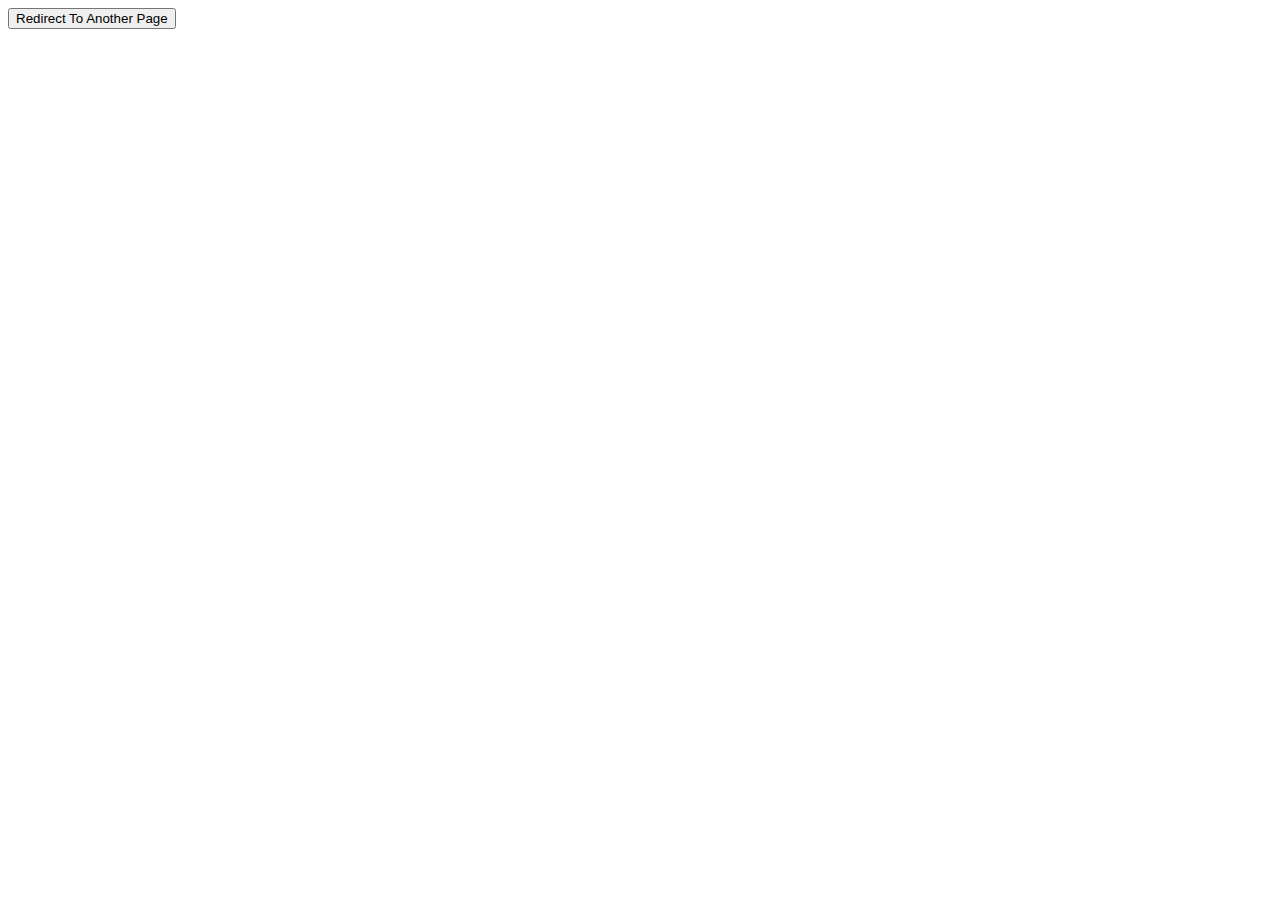
<file: pglife/redirect.html>
<!DOCTYPE html>
<html lang="en">
<head>
    <meta charset="UTF-8">
    <meta http-equiv="X-UA-Compatible" content="IE=edge">
    <meta name="viewport" content="width=device-width, initial-scale=1.0">
    <title>Document</title>
</head>
<body>
    <button onclick="myFunction()">Redirect To Another Page</button>
</body>
<script>
    function myFunction() {
        window.location.assign("property-list.html");
    }
</script>
</html>
</file>
<file: pglife/Assets/img/css/common.css>
html,body {
    overflow-x: hidden;
}
body {
    position: relative;
}
* {
    box-sizing: border-box;
    font-family: 'Open Sans', sans-serif;
}

.hover-link {
    color: #4dc7bc;
}
.hover-link:hover {
    color: #4dc7bc;
    text-decoration: underline !important;
}

.btn-color {
    background-color: #4dc7bc !important;
    border-color: #4dc7bc !important;
}

.form-control:focus {
    color: #495057;
    background-color: #fff;
    border-color: #aee6e1;
    outline: 0;
    box-shadow: 0 0 0 0.2rem rgb(77 199 188 / 25%);
}

.navbar {
    font-size: 13px;
}
.nav-vl {
    border-left: 2px solid #d6d6d678;
    height: 24px;
    margin: auto 16px;
    display: block;
}

.breadcrumb {
    background-color: #e5e3e8;
}
.breadcrumb-fs {
    font-size: 13px;
}
.profile-img {
    font-size: 60px;
}
.bg-intereste-color {
    background-color: #fcfaf7;
}

.fs-small {
    font-size: 8px;
    letter-spacing: 1px;
}
.fs-smallrent-permonth {
    font-size: 13px;
}
.btn-view {
    width: 120px;
    border-radius: 0px;
}
</file>
<file: pglife/Assets/img/css/home.css>
.container-banner {
    background-image: url('../bg.png');
    background-attachment: fixed;
    box-shadow: inset 0 0 0 2000px #1c1c1c7a;
    text-align: center;
    padding: 160px 15px
}

@media screen and (max-width: 768px) {
    .container-banner {
        padding: 100px 15px;
    }
}
.city-serach {
    max-width: 530px;
    margin: auto;
}

.city-card-container {
    text-align: center;
    margin-top: 20px;
}

.city-card {
    background-color: rgb(233, 233, 233);
    box-shadow: 0 2px 5px 0 rgba(0, 0, 0, 0.16), 0 2px 10px 0 rgba(0, 0, 0, 0.12);
    display: inline-block;
    padding: 20px;
}

.city-card:focus,
.city-card:hover {
    box-shadow: 0 5px 11px 0 rgba(0, 0, 0, 0.18), 0 4px 15px 0 rgba(0, 0, 0, 0.15);
}

.city-img {
    height: 100px;
    width: 100px;
    /* box-shadow: 2px 2px 6px black; */
}
</file>
<file: pglife/Assets/img/css/product-details.css>
.carousel{
    position: relative;
    top: -16px;
}
.height-300 {
    height: 300px;
}
.object-fit-cover {
    object-fit: cover;
}
.tm-img-realative {
    position: relative;
    top: -40px;
}
.rating-circle-star-container {
    background-color: #66C2BD !important;
}
.rating-star-icon {
    color: #66C2BD;
}
.bg-proerty-rating {
    background-color: #fcfaf7;
}
</file>
